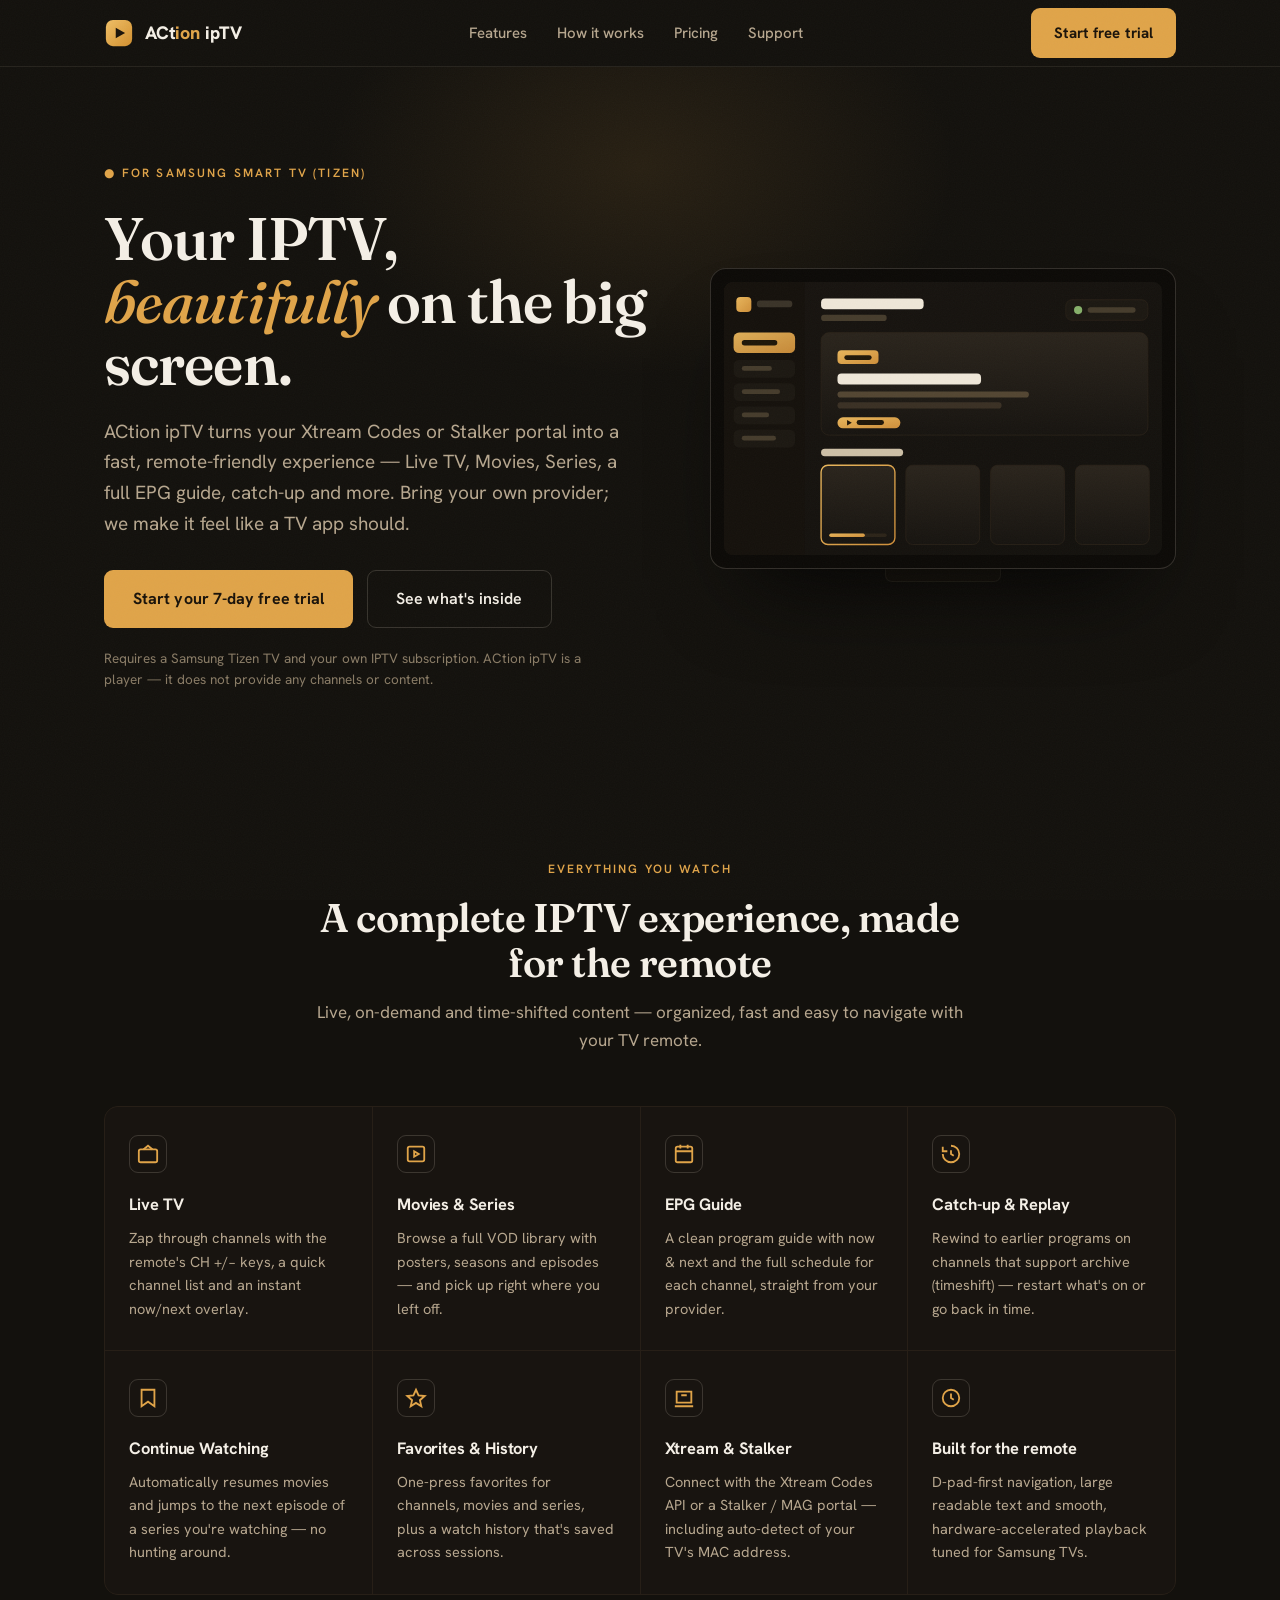
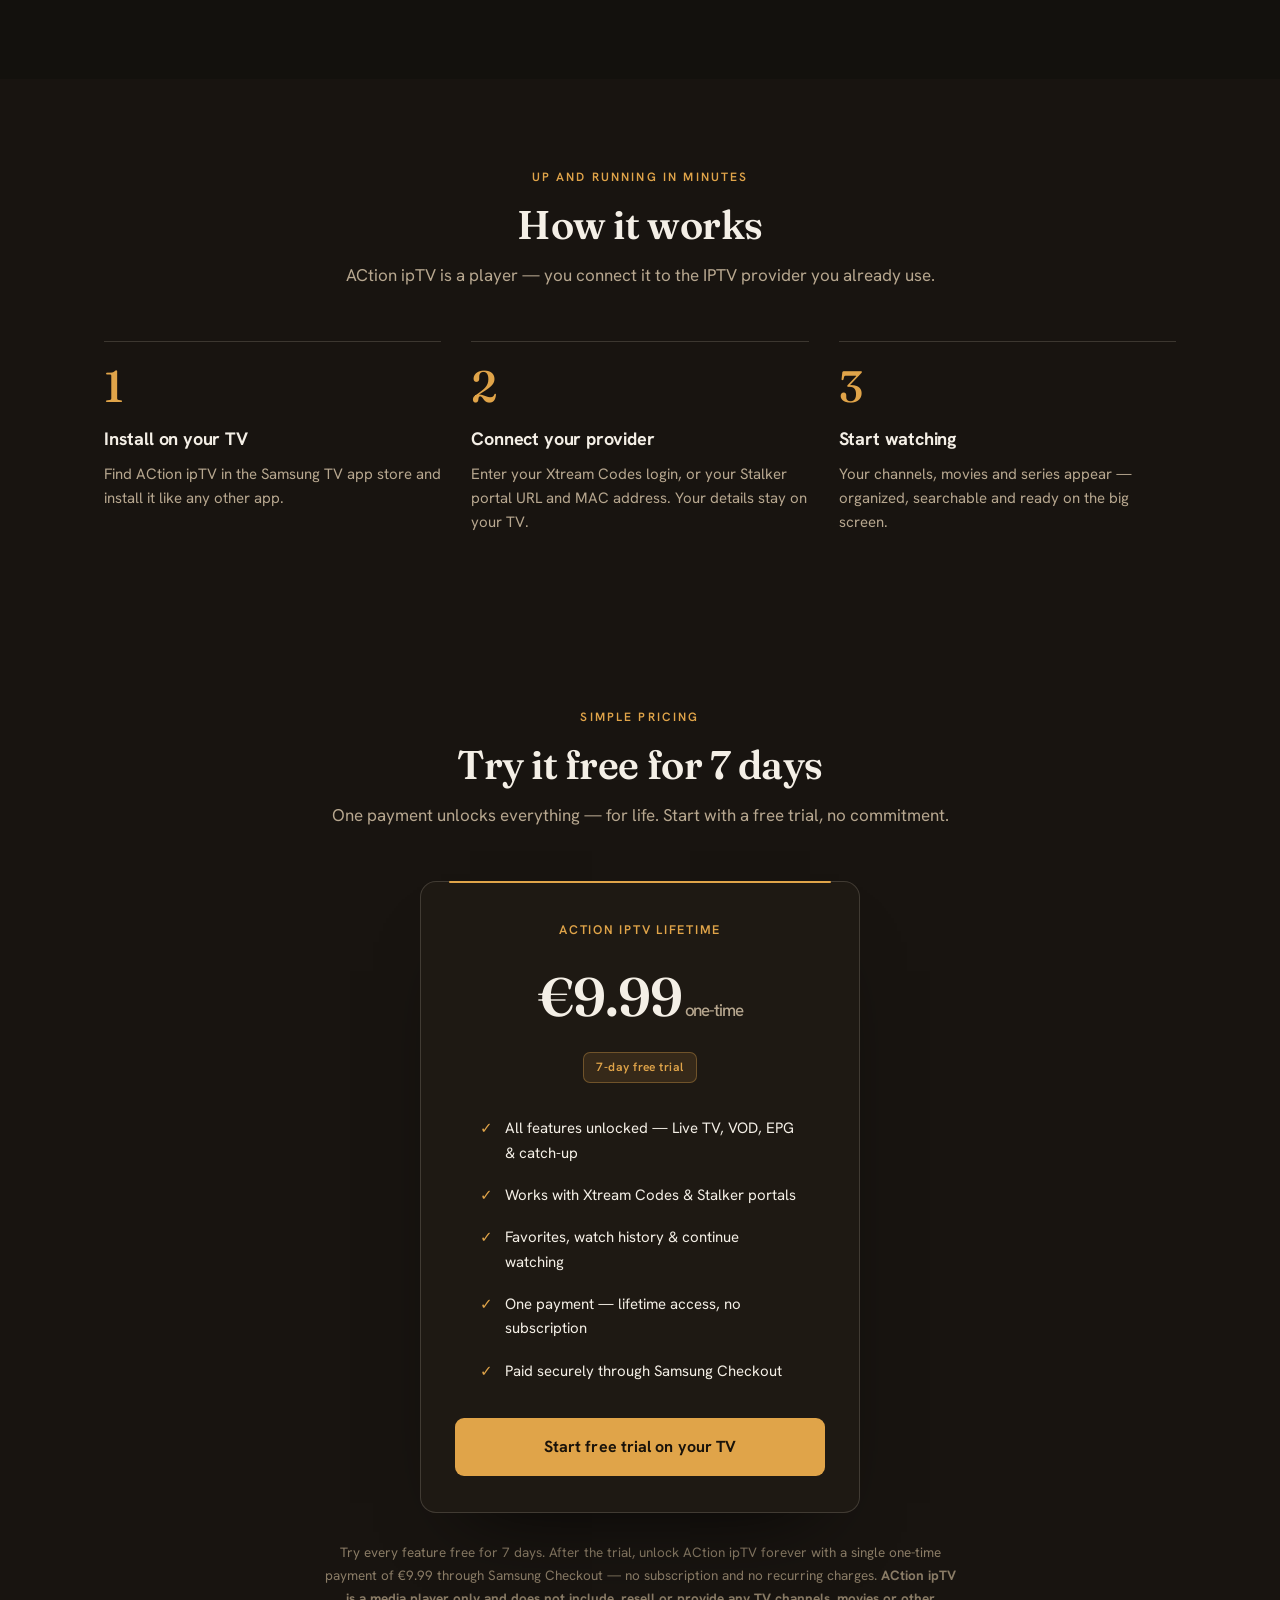
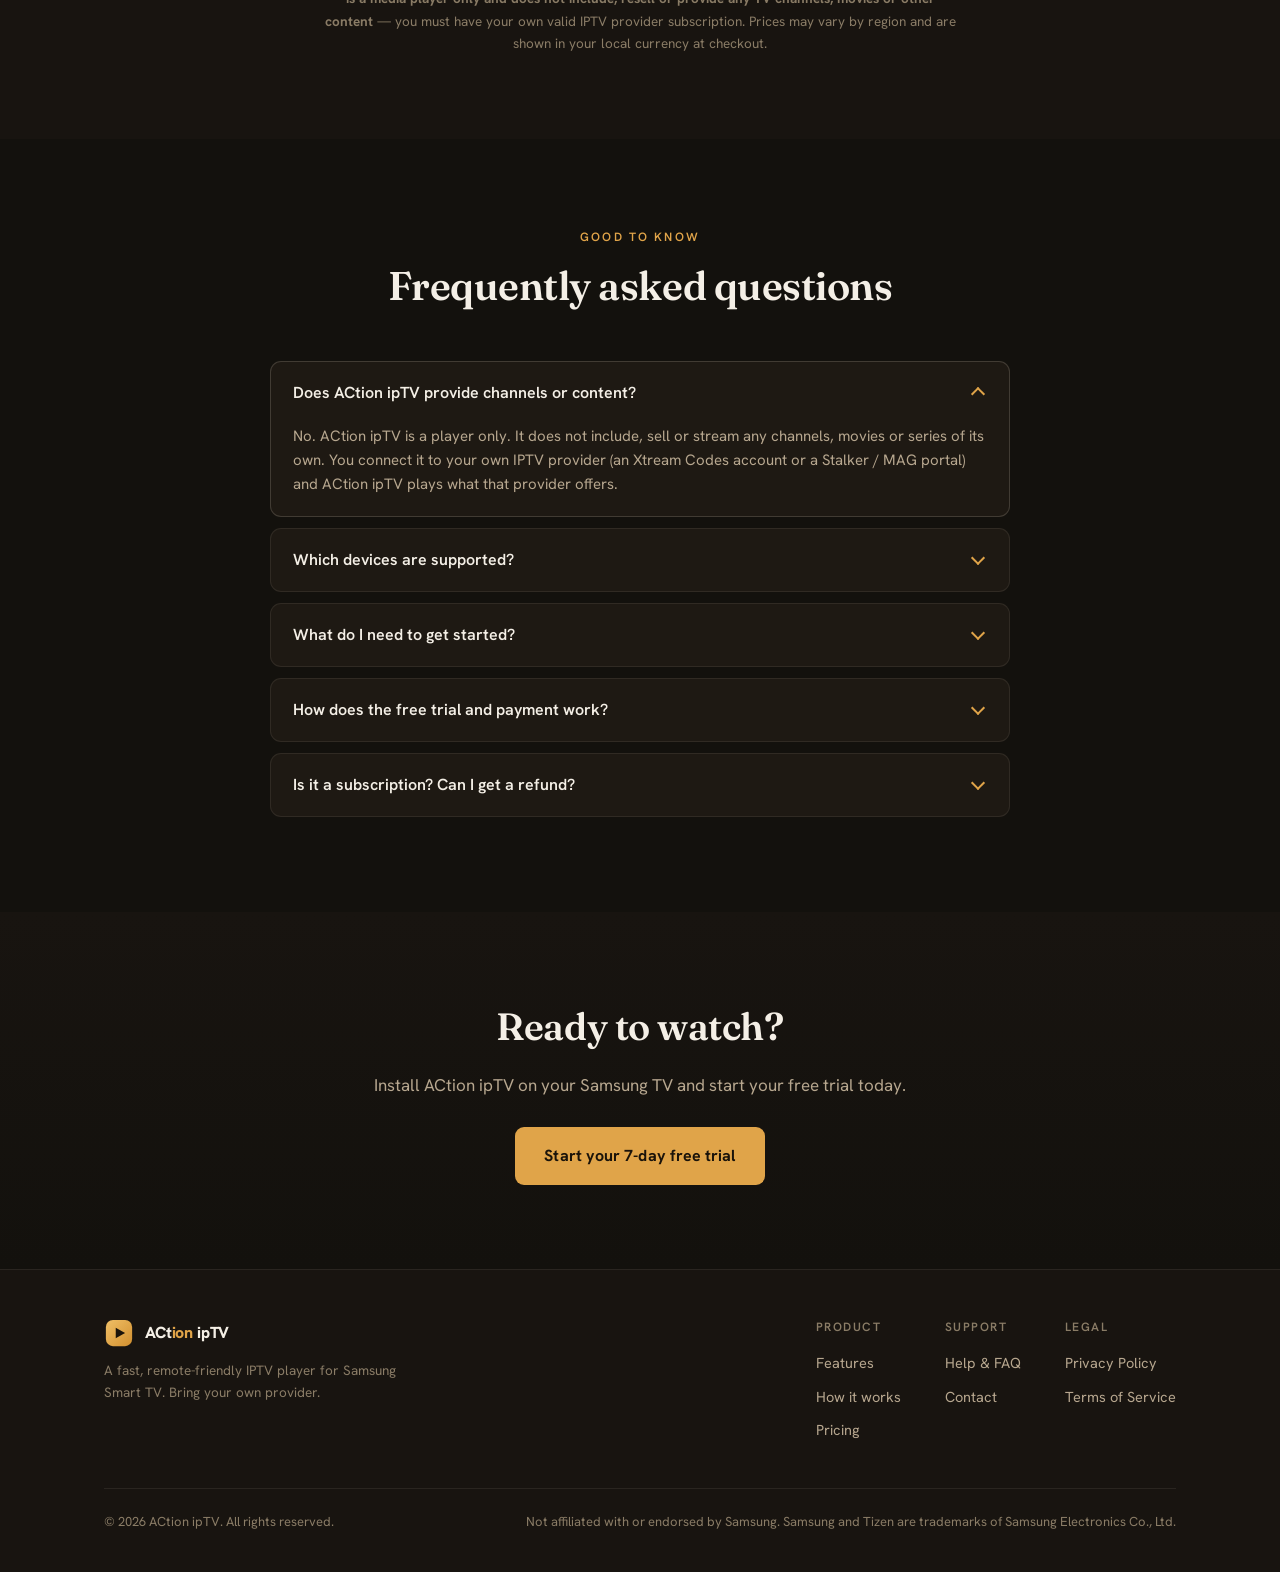
<file: index.html>
<!DOCTYPE html>
<html lang="en">
<head>
<meta charset="UTF-8">
<meta name="viewport" content="width=device-width, initial-scale=1.0">
<title>ACtion ipTV — IPTV player for Samsung Smart TV</title>
<meta name="description" content="ACtion ipTV turns your Xtream Codes or Stalker portal into a fast, remote-friendly experience on Samsung Tizen TV — Live TV, Movies, Series, EPG, catch-up and more. 7-day free trial.">
<meta property="og:title" content="ACtion ipTV — IPTV player for Samsung Smart TV">
<meta property="og:description" content="Live TV, Movies, Series, EPG and catch-up for your own IPTV provider. Built for the Samsung TV remote. 7-day free trial.">
<meta property="og:type" content="website">
<link rel="icon" type="image/svg+xml" href="favicon.svg">
<link rel="preconnect" href="https://fonts.googleapis.com">
<link rel="preconnect" href="https://fonts.gstatic.com" crossorigin>
<link rel="stylesheet" href="https://fonts.googleapis.com/css2?family=Fraunces:ital,opsz,wght@0,9..144,400;0,9..144,500;0,9..144,600;0,9..144,700;1,9..144,500;1,9..144,600&family=Hanken+Grotesk:wght@400;500;600;700;800&display=swap">
<link rel="stylesheet" href="styles.css">
</head>
<body>

<!-- ===================== NAV ===================== -->
<header class="nav">
  <div class="container nav-inner">
    <a class="brand" href="index.html">
      <img class="logo" src="favicon.svg" alt="">
      <span>ACt<b>ion</b> ipTV</span>
    </a>
    <nav class="nav-links">
      <a href="#features">Features</a>
      <a href="#how">How it works</a>
      <a href="#pricing">Pricing</a>
      <a href="support.html">Support</a>
    </nav>
    <a class="btn btn-primary nav-cta" href="#pricing">Start free trial</a>
  </div>
</header>

<!-- ===================== HERO ===================== -->
<section class="hero">
  <div class="container hero-grid">
    <div class="hero-copy">
      <span class="eyebrow">● For Samsung Smart TV (Tizen)</span>
      <h1>Your IPTV, <span class="grad">beautifully</span> on the big screen.</h1>
      <p class="lede">
        ACtion ipTV turns your Xtream Codes or Stalker portal into a fast,
        remote-friendly experience — Live TV, Movies, Series, a full EPG guide,
        catch-up and more. Bring your own provider; we make it feel like a TV app
        should.
      </p>
      <div class="hero-actions">
        <a class="btn btn-primary btn-lg" href="#pricing">Start your 7-day free trial</a>
        <a class="btn btn-ghost btn-lg" href="#features">See what's inside</a>
      </div>
      <p class="hero-note">Requires a Samsung Tizen TV and your own IPTV subscription. ACtion ipTV is a player — it does not provide any channels or content.</p>
    </div>

    <div class="tv-wrap">
      <div class="tv">
        <!-- Stylised in-app mockup (pure SVG, no external assets) -->
        <svg class="tv-screen" viewBox="0 0 640 400" xmlns="http://www.w3.org/2000/svg" role="img" aria-label="ACtion ipTV interface preview">
          <defs>
            <linearGradient id="bgg" x1="0" y1="0" x2="1" y2="1">
              <stop offset="0" stop-color="#181410"/>
              <stop offset="1" stop-color="#13110d"/>
            </linearGradient>
            <linearGradient id="acc" x1="0" y1="0" x2="1" y2="1">
              <stop offset="0" stop-color="#e8b65c"/>
              <stop offset="1" stop-color="#cf8f3a"/>
            </linearGradient>
            <linearGradient id="poster" x1="0" y1="0" x2="0" y2="1">
              <stop offset="0" stop-color="#2a241c"/>
              <stop offset="1" stop-color="#171410"/>
            </linearGradient>
          </defs>

          <rect width="640" height="400" fill="url(#bgg)"/>

          <!-- Sidebar -->
          <rect x="0" y="0" width="118" height="400" fill="#15110c"/>
          <rect x="18" y="22" width="22" height="22" rx="6" fill="url(#acc)"/>
          <rect x="48" y="27" width="52" height="10" rx="5" fill="#3a3328"/>
          <rect x="14" y="74" width="90" height="30" rx="8" fill="url(#acc)" opacity="0.95"/>
          <rect x="26" y="85" width="52" height="8" rx="4" fill="#1f1709"/>
          <rect x="14" y="114" width="90" height="26" rx="8" fill="#1c1812"/>
          <rect x="26" y="123" width="44" height="7" rx="3.5" fill="#463c2c"/>
          <rect x="14" y="148" width="90" height="26" rx="8" fill="#1c1812"/>
          <rect x="26" y="157" width="56" height="7" rx="3.5" fill="#463c2c"/>
          <rect x="14" y="182" width="90" height="26" rx="8" fill="#1c1812"/>
          <rect x="26" y="191" width="40" height="7" rx="3.5" fill="#463c2c"/>
          <rect x="14" y="216" width="90" height="26" rx="8" fill="#1c1812"/>
          <rect x="26" y="225" width="50" height="7" rx="3.5" fill="#463c2c"/>

          <!-- Header -->
          <rect x="142" y="24" width="150" height="16" rx="6" fill="#efe7d8"/>
          <rect x="142" y="48" width="96" height="9" rx="4.5" fill="#463c2c"/>
          <rect x="500" y="26" width="120" height="30" rx="9" fill="#1c1812" stroke="#2c2419"/>
          <circle cx="518" cy="41" r="6" fill="#86b06a"/>
          <rect x="532" y="37" width="70" height="8" rx="4" fill="#463c2c"/>

          <!-- Now-playing / featured banner -->
          <rect x="142" y="74" width="478" height="150" rx="12" fill="url(#poster)" stroke="#2c2419"/>
          <rect x="166" y="100" width="60" height="20" rx="6" fill="url(#acc)"/>
          <rect x="176" y="107" width="40" height="7" rx="3.5" fill="#201709"/>
          <rect x="166" y="134" width="210" height="16" rx="6" fill="#efe7d8"/>
          <rect x="166" y="160" width="280" height="9" rx="4.5" fill="#534632"/>
          <rect x="166" y="176" width="240" height="9" rx="4.5" fill="#3a3024"/>
          <rect x="166" y="198" width="92" height="16" rx="8" fill="url(#acc)"/>
          <polygon points="180,202 180,210 187,206" fill="#201709"/>
          <rect x="194" y="202" width="40" height="7" rx="3.5" fill="#201709"/>

          <!-- Row label -->
          <rect x="142" y="244" width="120" height="11" rx="5.5" fill="#cdbfa6"/>

          <!-- Poster row -->
          <g>
            <rect x="142" y="268" width="108" height="116" rx="10" fill="url(#poster)" stroke="url(#acc)" stroke-width="2"/>
            <rect x="266" y="268" width="108" height="116" rx="10" fill="url(#poster)" stroke="#2c2419"/>
            <rect x="390" y="268" width="108" height="116" rx="10" fill="url(#poster)" stroke="#2c2419"/>
            <rect x="514" y="268" width="108" height="116" rx="10" fill="url(#poster)" stroke="#2c2419"/>
            <!-- progress bars -->
            <rect x="154" y="368" width="84" height="5" rx="2.5" fill="#2c241900"/>
            <rect x="154" y="368" width="84" height="5" rx="2.5" fill="#2c2419"/>
            <rect x="154" y="368" width="52" height="5" rx="2.5" fill="url(#acc)"/>
          </g>
        </svg>
      </div>
      <div class="tv-stand"></div>
    </div>
  </div>
</section>

<!-- ===================== FEATURES ===================== -->
<section class="section" id="features">
  <div class="container">
    <div class="section-head">
      <span class="kicker">Everything you watch</span>
      <h2>A complete IPTV experience, made for the remote</h2>
      <p>Live, on-demand and time-shifted content — organized, fast and easy to navigate with your TV remote.</p>
    </div>

    <div class="features">
      <div class="card">
        <div class="ic">
          <svg width="22" height="22" viewBox="0 0 24 24" fill="none" stroke="currentColor" stroke-width="2"><rect x="2" y="7" width="20" height="14" rx="2"/><path d="M7 7l5-4 5 4"/></svg>
        </div>
        <h3>Live TV</h3>
        <p>Zap through channels with the remote's CH +/− keys, a quick channel list and an instant now/next overlay.</p>
      </div>

      <div class="card">
        <div class="ic">
          <svg width="22" height="22" viewBox="0 0 24 24" fill="none" stroke="currentColor" stroke-width="2"><rect x="3" y="4" width="18" height="16" rx="2"/><path d="M10 9l5 3-5 3z"/></svg>
        </div>
        <h3>Movies &amp; Series</h3>
        <p>Browse a full VOD library with posters, seasons and episodes — and pick up right where you left off.</p>
      </div>

      <div class="card">
        <div class="ic">
          <svg width="22" height="22" viewBox="0 0 24 24" fill="none" stroke="currentColor" stroke-width="2"><rect x="3" y="4" width="18" height="17" rx="2"/><path d="M3 9h18M8 2v4M16 2v4"/></svg>
        </div>
        <h3>EPG Guide</h3>
        <p>A clean program guide with now &amp; next and the full schedule for each channel, straight from your provider.</p>
      </div>

      <div class="card">
        <div class="ic">
          <svg width="22" height="22" viewBox="0 0 24 24" fill="none" stroke="currentColor" stroke-width="2"><path d="M3 12a9 9 0 1 0 9-9"/><path d="M3 4v5h5"/><path d="M12 8v4l3 2"/></svg>
        </div>
        <h3>Catch-up &amp; Replay</h3>
        <p>Rewind to earlier programs on channels that support archive (timeshift) — restart what's on or go back in time.</p>
      </div>

      <div class="card">
        <div class="ic">
          <svg width="22" height="22" viewBox="0 0 24 24" fill="none" stroke="currentColor" stroke-width="2"><path d="M5 3v18l7-5 7 5V3z"/></svg>
        </div>
        <h3>Continue Watching</h3>
        <p>Automatically resumes movies and jumps to the next episode of a series you're watching — no hunting around.</p>
      </div>

      <div class="card">
        <div class="ic">
          <svg width="22" height="22" viewBox="0 0 24 24" fill="none" stroke="currentColor" stroke-width="2"><path d="M12 17.3 6.2 21l1.5-6.6L2.5 9.8l6.7-.6L12 3l2.8 6.2 6.7.6-5.2 4.6 1.5 6.6z"/></svg>
        </div>
        <h3>Favorites &amp; History</h3>
        <p>One-press favorites for channels, movies and series, plus a watch history that's saved across sessions.</p>
      </div>

      <div class="card">
        <div class="ic">
          <svg width="22" height="22" viewBox="0 0 24 24" fill="none" stroke="currentColor" stroke-width="2"><path d="M4 5h16v12H4z"/><path d="M2 21h20M9 9h6"/></svg>
        </div>
        <h3>Xtream &amp; Stalker</h3>
        <p>Connect with the Xtream Codes API or a Stalker / MAG portal — including auto-detect of your TV's MAC address.</p>
      </div>

      <div class="card">
        <div class="ic">
          <svg width="22" height="22" viewBox="0 0 24 24" fill="none" stroke="currentColor" stroke-width="2"><circle cx="12" cy="12" r="9"/><path d="M12 7v5l3 2"/></svg>
        </div>
        <h3>Built for the remote</h3>
        <p>D-pad-first navigation, large readable text and smooth, hardware-accelerated playback tuned for Samsung TVs.</p>
      </div>
    </div>
  </div>
</section>

<!-- ===================== HOW IT WORKS ===================== -->
<section class="section" id="how" style="background:var(--bg2)">
  <div class="container">
    <div class="section-head">
      <span class="kicker">Up and running in minutes</span>
      <h2>How it works</h2>
      <p>ACtion ipTV is a player — you connect it to the IPTV provider you already use.</p>
    </div>
    <div class="steps">
      <div class="step">
        <div class="num">1</div>
        <h3>Install on your TV</h3>
        <p>Find ACtion ipTV in the Samsung TV app store and install it like any other app.</p>
      </div>
      <div class="step">
        <div class="num">2</div>
        <h3>Connect your provider</h3>
        <p>Enter your Xtream Codes login, or your Stalker portal URL and MAC address. Your details stay on your TV.</p>
      </div>
      <div class="step">
        <div class="num">3</div>
        <h3>Start watching</h3>
        <p>Your channels, movies and series appear — organized, searchable and ready on the big screen.</p>
      </div>
    </div>
  </div>
</section>

<!-- ===================== PRICING ===================== -->
<section class="section pricing-band" id="pricing">
  <div class="container">
    <div class="section-head">
      <span class="kicker">Simple pricing</span>
      <h2>Try it free for 7 days</h2>
      <p>One payment unlocks everything — for life. Start with a free trial, no commitment.</p>
    </div>

    <div class="price-card">
      <div class="plan">ACtion ipTV Lifetime</div>
      <div class="amount">€9.99<span>&nbsp;one-time</span></div>
      <span class="trial">7-day free trial</span>
      <ul class="price-list">
        <li>All features unlocked — Live TV, VOD, EPG &amp; catch-up</li>
        <li>Works with Xtream Codes &amp; Stalker portals</li>
        <li>Favorites, watch history &amp; continue watching</li>
        <li>One payment — lifetime access, no subscription</li>
        <li>Paid securely through Samsung Checkout</li>
      </ul>
      <a class="btn btn-primary btn-lg" href="#" style="width:100%">Start free trial on your TV</a>
    </div>

    <p class="disclaimer">
      Try every feature free for 7 days. After the trial, unlock ACtion ipTV forever with a single one-time payment of
      €9.99 through Samsung Checkout — no subscription and no recurring charges. <strong>ACtion ipTV is a media player
      only and does not include, resell or provide any TV channels, movies or other content</strong> — you must have your
      own valid IPTV provider subscription. Prices may vary by region and are shown in your local currency at checkout.
    </p>
  </div>
</section>

<!-- ===================== FAQ ===================== -->
<section class="section" id="faq">
  <div class="container">
    <div class="section-head">
      <span class="kicker">Good to know</span>
      <h2>Frequently asked questions</h2>
    </div>
    <div class="faq">
      <details open>
        <summary>Does ACtion ipTV provide channels or content?</summary>
        <p>No. ACtion ipTV is a player only. It does not include, sell or stream any channels, movies or series of its own. You connect it to your own IPTV provider (an Xtream Codes account or a Stalker / MAG portal) and ACtion ipTV plays what that provider offers.</p>
      </details>
      <details>
        <summary>Which devices are supported?</summary>
        <p>Samsung Smart TVs running the Tizen operating system. ACtion ipTV is designed and optimized specifically for the Samsung TV remote and hardware video playback.</p>
      </details>
      <details>
        <summary>What do I need to get started?</summary>
        <p>A supported Samsung TV, an internet connection, and login details from your IPTV provider — either an Xtream Codes username/password and server URL, or a Stalker portal URL plus a MAC address.</p>
      </details>
      <details>
        <summary>How does the free trial and payment work?</summary>
        <p>You get a 7-day free trial in the app — no payment up front. When it ends, you unlock ACtion ipTV permanently with a single one-time payment of €9.99 through Samsung Checkout. There's no subscription and nothing renews.</p>
      </details>
      <details>
        <summary>Is it a subscription? Can I get a refund?</summary>
        <p>It's not a subscription — it's a one-time €9.99 purchase for lifetime access, so nothing auto-renews. Refunds are handled by Samsung Checkout under Samsung's policies.</p>
      </details>
    </div>
  </div>
</section>

<!-- ===================== CTA BAND ===================== -->
<section class="cta-band" style="background:linear-gradient(180deg,var(--bg2),var(--bg))">
  <div class="container">
    <h2>Ready to watch?</h2>
    <p>Install ACtion ipTV on your Samsung TV and start your free trial today.</p>
    <a class="btn btn-primary btn-lg" href="#pricing">Start your 7-day free trial</a>
  </div>
</section>

<!-- ===================== FOOTER ===================== -->
<footer class="footer">
  <div class="container">
    <div class="footer-inner">
      <div>
        <a class="brand" href="index.html">
          <img class="logo" src="favicon.svg" alt="">
          <span>ACt<b>ion</b> ipTV</span>
        </a>
        <p class="tag">A fast, remote-friendly IPTV player for Samsung Smart TV. Bring your own provider.</p>
      </div>
      <div class="footer-links">
        <div class="footer-col">
          <h4>Product</h4>
          <a href="#features">Features</a>
          <a href="#how">How it works</a>
          <a href="#pricing">Pricing</a>
        </div>
        <div class="footer-col">
          <h4>Support</h4>
          <a href="support.html">Help &amp; FAQ</a>
          <a href="support.html#contact">Contact</a>
        </div>
        <div class="footer-col">
          <h4>Legal</h4>
          <a href="privacy.html">Privacy Policy</a>
          <a href="terms.html">Terms of Service</a>
        </div>
      </div>
    </div>
    <div class="footer-bottom">
      <span>© 2026 ACtion ipTV. All rights reserved.</span>
      <span>Not affiliated with or endorsed by Samsung. Samsung and Tizen are trademarks of Samsung Electronics Co., Ltd.</span>
    </div>
  </div>
</footer>

</body>
</html>
</file>
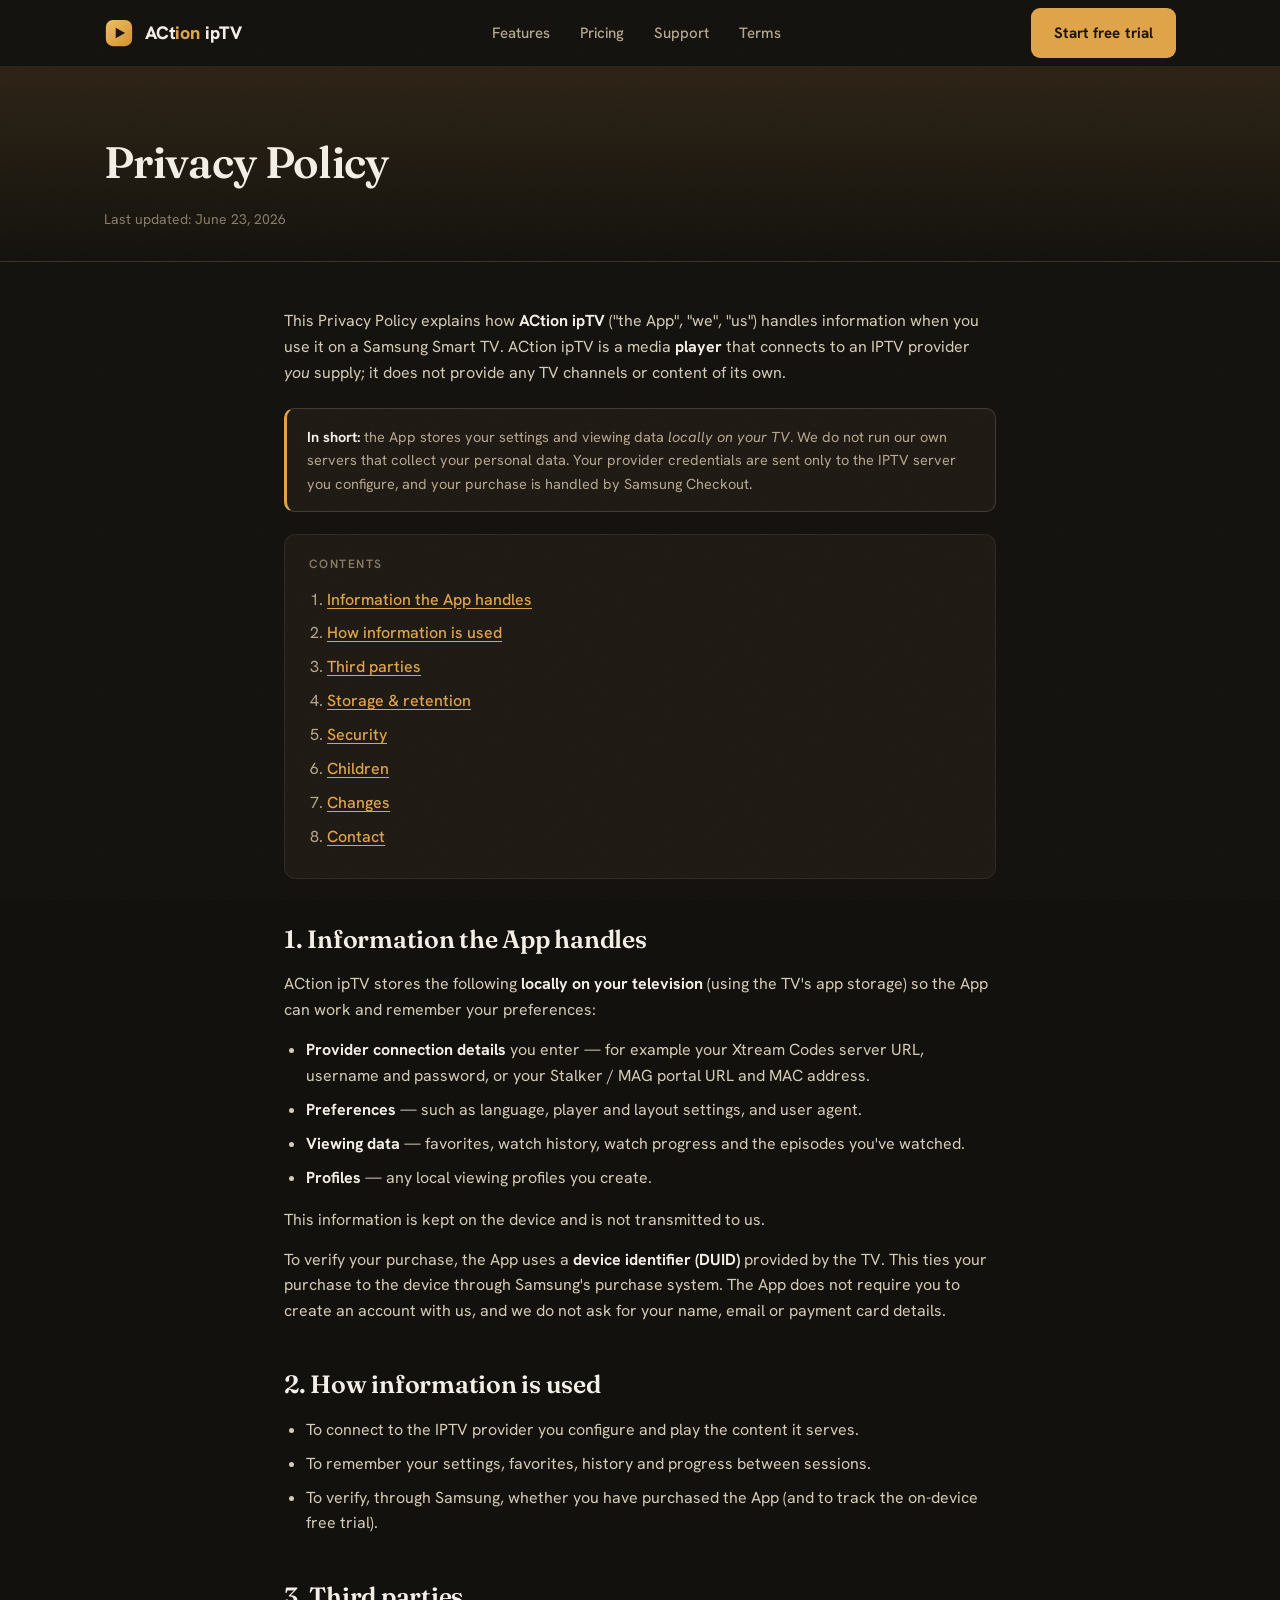
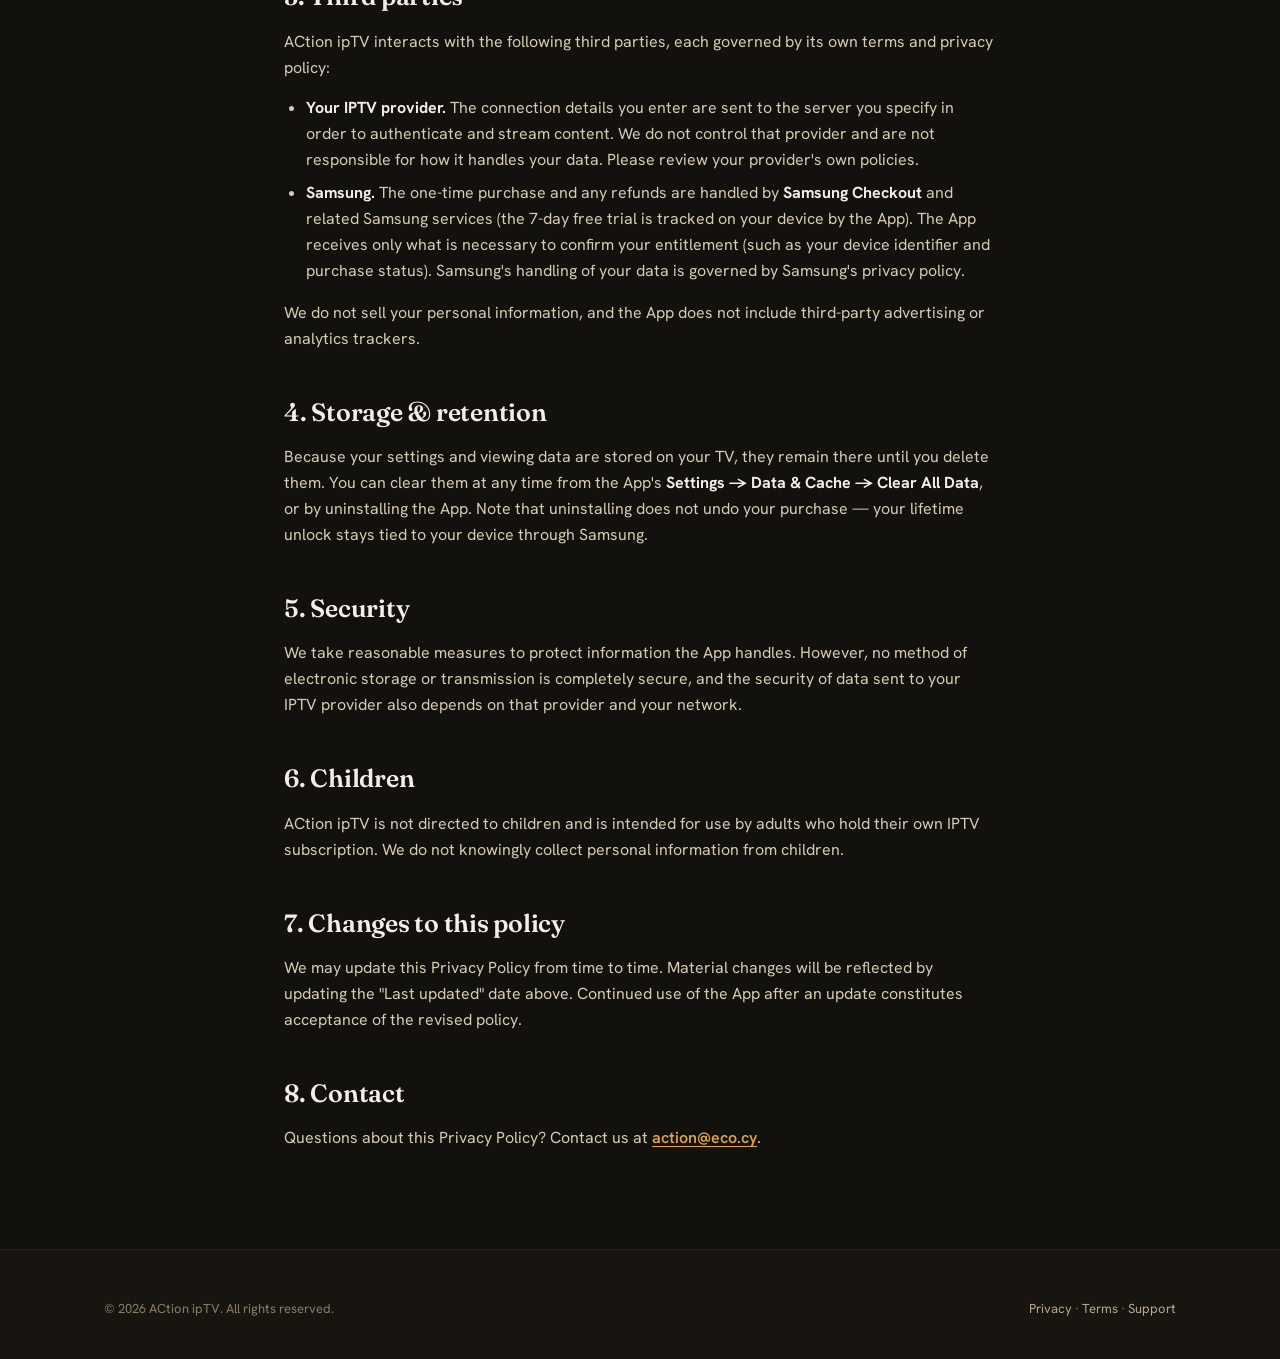
<file: privacy.html>
<!DOCTYPE html>
<!--
  PRIVACY POLICY — tailored to the ACtion ipTV app's actual behavior.
  Contact email is set below (action@eco.cy). Operator: Andreas Christodoulou.
  Have a legal professional review for your jurisdiction.
-->
<html lang="en">
<head>
<meta charset="UTF-8">
<meta name="viewport" content="width=device-width, initial-scale=1.0">
<title>Privacy Policy — ACtion ipTV</title>
<meta name="description" content="How ACtion ipTV handles your data on Samsung Smart TV.">
<link rel="icon" type="image/svg+xml" href="favicon.svg">
<link rel="preconnect" href="https://fonts.googleapis.com">
<link rel="preconnect" href="https://fonts.gstatic.com" crossorigin>
<link rel="stylesheet" href="https://fonts.googleapis.com/css2?family=Fraunces:ital,opsz,wght@0,9..144,400;0,9..144,500;0,9..144,600;0,9..144,700;1,9..144,500;1,9..144,600&family=Hanken+Grotesk:wght@400;500;600;700;800&display=swap">
<link rel="stylesheet" href="styles.css">
</head>
<body>

<header class="nav">
  <div class="container nav-inner">
    <a class="brand" href="index.html"><img class="logo" src="favicon.svg" alt=""><span>ACt<b>ion</b> ipTV</span></a>
    <nav class="nav-links">
      <a href="index.html#features">Features</a>
      <a href="index.html#pricing">Pricing</a>
      <a href="support.html">Support</a>
      <a href="terms.html">Terms</a>
    </nav>
    <a class="btn btn-primary nav-cta" href="index.html#pricing">Start free trial</a>
  </div>
</header>

<div class="page-head">
  <div class="container">
    <h1>Privacy Policy</h1>
    <div class="updated">Last updated: June 23, 2026</div>
  </div>
</div>

<main class="prose">
  <p>This Privacy Policy explains how <strong>ACtion ipTV</strong> ("the App", "we", "us") handles information when you use it on a Samsung Smart TV. ACtion ipTV is a media <strong>player</strong> that connects to an IPTV provider <em>you</em> supply; it does not provide any TV channels or content of its own.</p>

  <div class="callout">
    <strong>In short:</strong> the App stores your settings and viewing data <em>locally on your TV</em>. We do not run our own servers that collect your personal data. Your provider credentials are sent only to the IPTV server you configure, and your purchase is handled by Samsung Checkout.
  </div>

  <div class="toc">
    <h4>Contents</h4>
    <ol>
      <li><a href="#info">Information the App handles</a></li>
      <li><a href="#use">How information is used</a></li>
      <li><a href="#third">Third parties</a></li>
      <li><a href="#storage">Storage &amp; retention</a></li>
      <li><a href="#security">Security</a></li>
      <li><a href="#children">Children</a></li>
      <li><a href="#changes">Changes</a></li>
      <li><a href="#contact">Contact</a></li>
    </ol>
  </div>

  <h2 id="info">1. Information the App handles</h2>
  <p>ACtion ipTV stores the following <strong>locally on your television</strong> (using the TV's app storage) so the App can work and remember your preferences:</p>
  <ul>
    <li><strong>Provider connection details</strong> you enter — for example your Xtream Codes server URL, username and password, or your Stalker / MAG portal URL and MAC address.</li>
    <li><strong>Preferences</strong> — such as language, player and layout settings, and user agent.</li>
    <li><strong>Viewing data</strong> — favorites, watch history, watch progress and the episodes you've watched.</li>
    <li><strong>Profiles</strong> — any local viewing profiles you create.</li>
  </ul>
  <p>This information is kept on the device and is not transmitted to us.</p>
  <p>To verify your purchase, the App uses a <strong>device identifier (DUID)</strong> provided by the TV. This ties your purchase to the device through Samsung's purchase system. The App does not require you to create an account with us, and we do not ask for your name, email or payment card details.</p>

  <h2 id="use">2. How information is used</h2>
  <ul>
    <li>To connect to the IPTV provider you configure and play the content it serves.</li>
    <li>To remember your settings, favorites, history and progress between sessions.</li>
    <li>To verify, through Samsung, whether you have purchased the App (and to track the on-device free trial).</li>
  </ul>

  <h2 id="third">3. Third parties</h2>
  <p>ACtion ipTV interacts with the following third parties, each governed by its own terms and privacy policy:</p>
  <ul>
    <li><strong>Your IPTV provider.</strong> The connection details you enter are sent to the server you specify in order to authenticate and stream content. We do not control that provider and are not responsible for how it handles your data. Please review your provider's own policies.</li>
    <li><strong>Samsung.</strong> The one-time purchase and any refunds are handled by <strong>Samsung Checkout</strong> and related Samsung services (the 7-day free trial is tracked on your device by the App). The App receives only what is necessary to confirm your entitlement (such as your device identifier and purchase status). Samsung's handling of your data is governed by Samsung's privacy policy.</li>
  </ul>
  <p>We do not sell your personal information, and the App does not include third-party advertising or analytics trackers.</p>

  <h2 id="storage">4. Storage &amp; retention</h2>
  <p>Because your settings and viewing data are stored on your TV, they remain there until you delete them. You can clear them at any time from the App's <strong>Settings → Data &amp; Cache → Clear All Data</strong>, or by uninstalling the App. Note that uninstalling does not undo your purchase — your lifetime unlock stays tied to your device through Samsung.</p>

  <h2 id="security">5. Security</h2>
  <p>We take reasonable measures to protect information the App handles. However, no method of electronic storage or transmission is completely secure, and the security of data sent to your IPTV provider also depends on that provider and your network.</p>

  <h2 id="children">6. Children</h2>
  <p>ACtion ipTV is not directed to children and is intended for use by adults who hold their own IPTV subscription. We do not knowingly collect personal information from children.</p>

  <h2 id="changes">7. Changes to this policy</h2>
  <p>We may update this Privacy Policy from time to time. Material changes will be reflected by updating the "Last updated" date above. Continued use of the App after an update constitutes acceptance of the revised policy.</p>

  <h2 id="contact">8. Contact</h2>
  <p>Questions about this Privacy Policy? Contact us at <a href="mailto:action@eco.cy">action@eco.cy</a>.</p>
</main>

<footer class="footer">
  <div class="container">
    <div class="footer-bottom" style="border:none;margin:0;padding:0">
      <span>© 2026 ACtion ipTV. All rights reserved.</span>
      <span><a href="privacy.html">Privacy</a> · <a href="terms.html">Terms</a> · <a href="support.html">Support</a></span>
    </div>
  </div>
</footer>

</body>
</html>
</file>
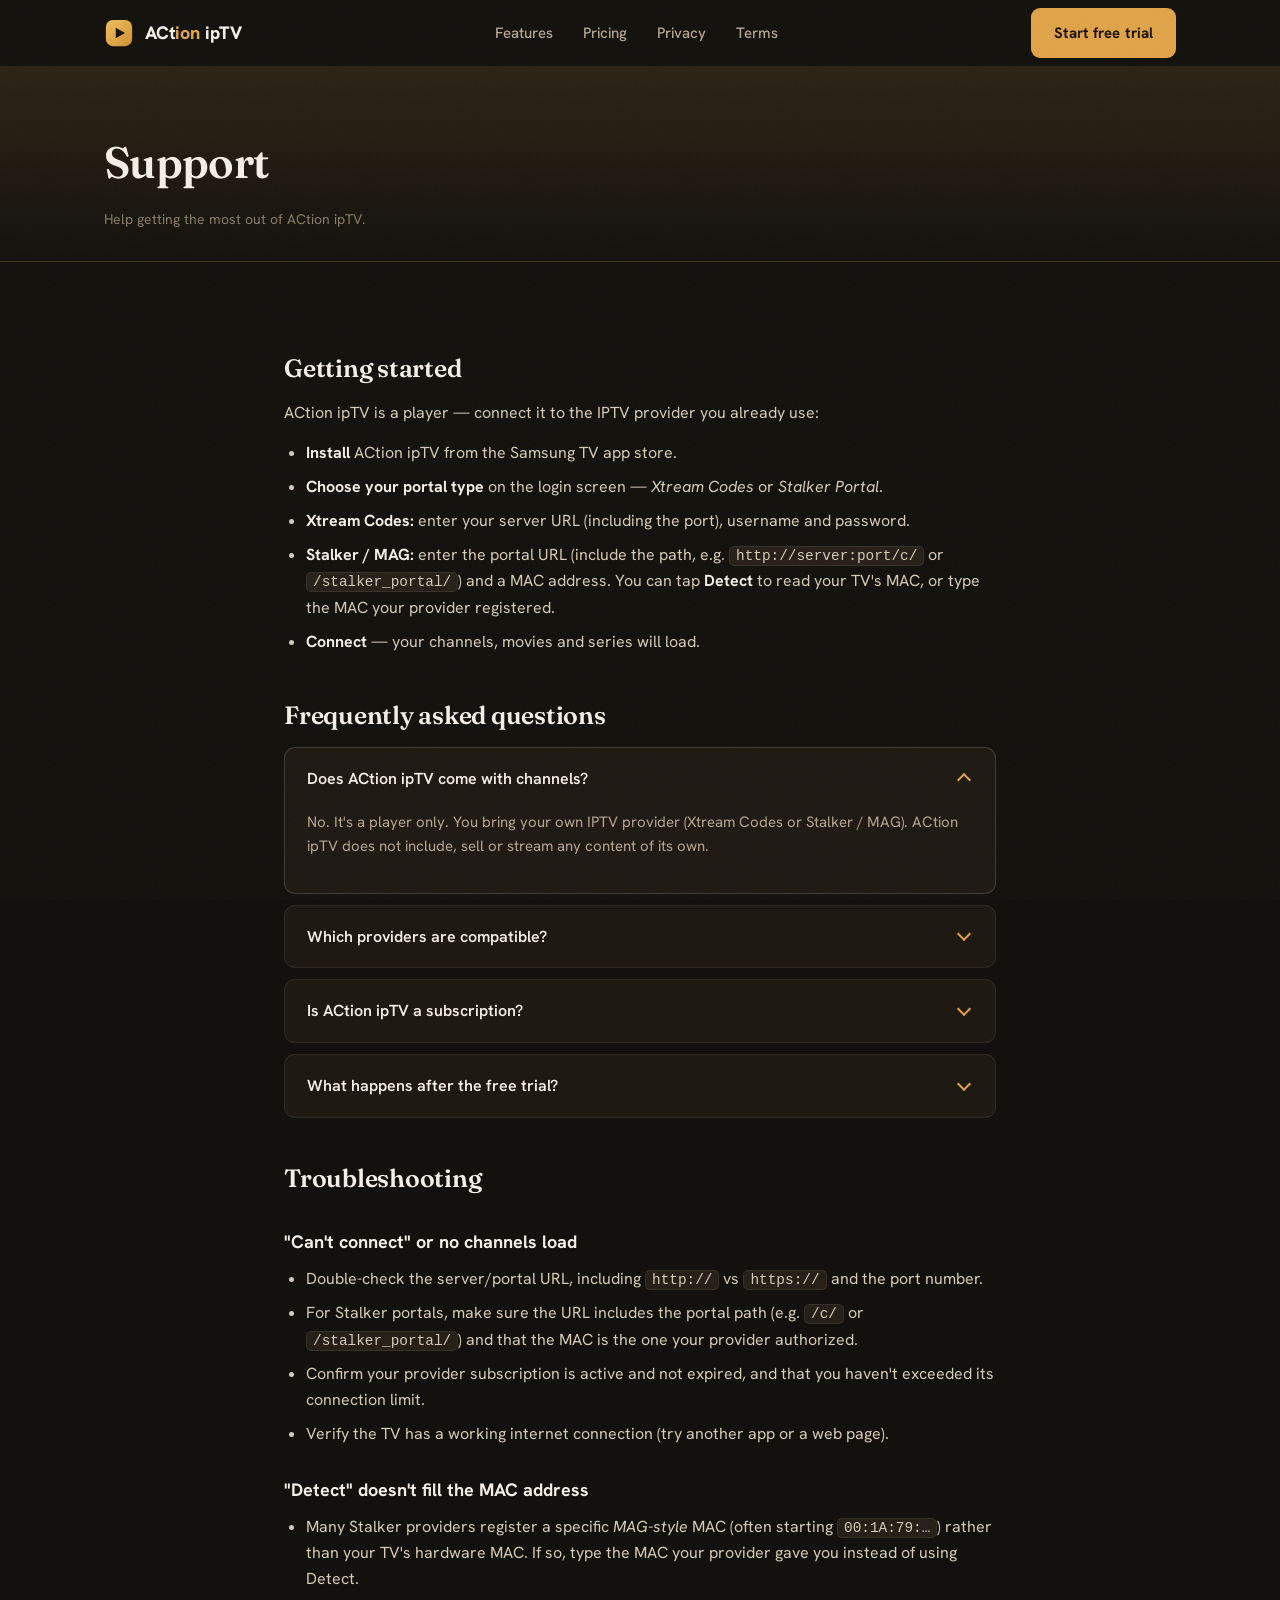
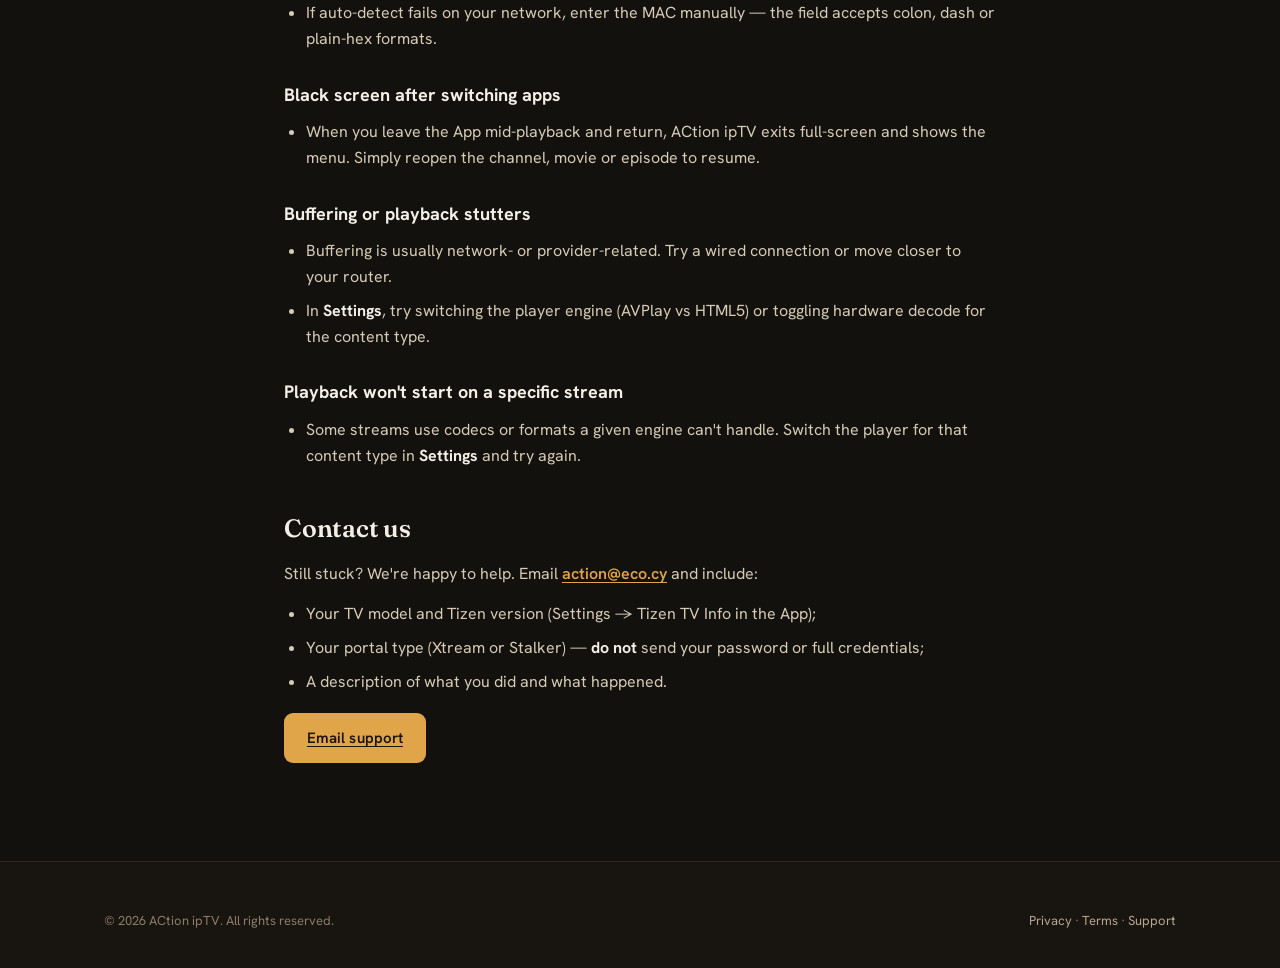
<file: support.html>
<!DOCTYPE html>
<!--
  SUPPORT page. Contact email: action@eco.cy.
-->
<html lang="en">
<head>
<meta charset="UTF-8">
<meta name="viewport" content="width=device-width, initial-scale=1.0">
<title>Support — ACtion ipTV</title>
<meta name="description" content="Help, FAQ and troubleshooting for ACtion ipTV on Samsung Smart TV.">
<link rel="icon" type="image/svg+xml" href="favicon.svg">
<link rel="preconnect" href="https://fonts.googleapis.com">
<link rel="preconnect" href="https://fonts.gstatic.com" crossorigin>
<link rel="stylesheet" href="https://fonts.googleapis.com/css2?family=Fraunces:ital,opsz,wght@0,9..144,400;0,9..144,500;0,9..144,600;0,9..144,700;1,9..144,500;1,9..144,600&family=Hanken+Grotesk:wght@400;500;600;700;800&display=swap">
<link rel="stylesheet" href="styles.css">
</head>
<body>

<header class="nav">
  <div class="container nav-inner">
    <a class="brand" href="index.html"><img class="logo" src="favicon.svg" alt=""><span>ACt<b>ion</b> ipTV</span></a>
    <nav class="nav-links">
      <a href="index.html#features">Features</a>
      <a href="index.html#pricing">Pricing</a>
      <a href="privacy.html">Privacy</a>
      <a href="terms.html">Terms</a>
    </nav>
    <a class="btn btn-primary nav-cta" href="index.html#pricing">Start free trial</a>
  </div>
</header>

<div class="page-head">
  <div class="container">
    <h1>Support</h1>
    <div class="updated">Help getting the most out of ACtion ipTV.</div>
  </div>
</div>

<main class="prose">

  <h2 id="start">Getting started</h2>
  <p>ACtion ipTV is a player — connect it to the IPTV provider you already use:</p>
  <ul>
    <li><strong>Install</strong> ACtion ipTV from the Samsung TV app store.</li>
    <li><strong>Choose your portal type</strong> on the login screen — <em>Xtream Codes</em> or <em>Stalker Portal</em>.</li>
    <li><strong>Xtream Codes:</strong> enter your server URL (including the port), username and password.</li>
    <li><strong>Stalker / MAG:</strong> enter the portal URL (include the path, e.g. <code>http://server:port/c/</code> or <code>/stalker_portal/</code>) and a MAC address. You can tap <strong>Detect</strong> to read your TV's MAC, or type the MAC your provider registered.</li>
    <li><strong>Connect</strong> — your channels, movies and series will load.</li>
  </ul>

  <h2 id="faq">Frequently asked questions</h2>
  <div class="faq">
    <details open>
      <summary>Does ACtion ipTV come with channels?</summary>
      <p>No. It's a player only. You bring your own IPTV provider (Xtream Codes or Stalker / MAG). ACtion ipTV does not include, sell or stream any content of its own.</p>
    </details>
    <details>
      <summary>Which providers are compatible?</summary>
      <p>Any provider that offers the Xtream Codes API, or a Stalker / MAG portal. If your provider supports either, ACtion ipTV should be able to connect.</p>
    </details>
    <details>
      <summary>Is ACtion ipTV a subscription?</summary>
      <p>No — it's a one-time purchase. After a 7-day free trial you unlock ACtion ipTV permanently with a single €9.99 payment through Samsung Checkout. Nothing renews and there's nothing to cancel.</p>
    </details>
    <details>
      <summary>What happens after the free trial?</summary>
      <p>New users get a 7-day free trial with every feature unlocked. When it ends, unlock lifetime access with a one-time €9.99 payment (local pricing may vary). Buy it anytime from the paywall or Settings → "Unlock Lifetime".</p>
    </details>
  </div>

  <h2 id="trouble">Troubleshooting</h2>

  <h3>"Can't connect" or no channels load</h3>
  <ul>
    <li>Double-check the server/portal URL, including <code>http://</code> vs <code>https://</code> and the port number.</li>
    <li>For Stalker portals, make sure the URL includes the portal path (e.g. <code>/c/</code> or <code>/stalker_portal/</code>) and that the MAC is the one your provider authorized.</li>
    <li>Confirm your provider subscription is active and not expired, and that you haven't exceeded its connection limit.</li>
    <li>Verify the TV has a working internet connection (try another app or a web page).</li>
  </ul>

  <h3>"Detect" doesn't fill the MAC address</h3>
  <ul>
    <li>Many Stalker providers register a specific <em>MAG-style</em> MAC (often starting <code>00:1A:79:…</code>) rather than your TV's hardware MAC. If so, type the MAC your provider gave you instead of using Detect.</li>
    <li>If auto-detect fails on your network, enter the MAC manually — the field accepts colon, dash or plain-hex formats.</li>
  </ul>

  <h3>Black screen after switching apps</h3>
  <ul>
    <li>When you leave the App mid-playback and return, ACtion ipTV exits full-screen and shows the menu. Simply reopen the channel, movie or episode to resume.</li>
  </ul>

  <h3>Buffering or playback stutters</h3>
  <ul>
    <li>Buffering is usually network- or provider-related. Try a wired connection or move closer to your router.</li>
    <li>In <strong>Settings</strong>, try switching the player engine (AVPlay vs HTML5) or toggling hardware decode for the content type.</li>
  </ul>

  <h3>Playback won't start on a specific stream</h3>
  <ul>
    <li>Some streams use codecs or formats a given engine can't handle. Switch the player for that content type in <strong>Settings</strong> and try again.</li>
  </ul>

  <h2 id="contact">Contact us</h2>
  <p>Still stuck? We're happy to help. Email <a href="mailto:action@eco.cy">action@eco.cy</a> and include:</p>
  <ul>
    <li>Your TV model and Tizen version (Settings → Tizen TV Info in the App);</li>
    <li>Your portal type (Xtream or Stalker) — <strong>do not</strong> send your password or full credentials;</li>
    <li>A description of what you did and what happened.</li>
  </ul>
  <p style="margin-top:18px"><a class="btn btn-primary" href="mailto:action@eco.cy">Email support</a></p>

</main>

<footer class="footer">
  <div class="container">
    <div class="footer-bottom" style="border:none;margin:0;padding:0">
      <span>© 2026 ACtion ipTV. All rights reserved.</span>
      <span><a href="privacy.html">Privacy</a> · <a href="terms.html">Terms</a> · <a href="support.html">Support</a></span>
    </div>
  </div>
</footer>

</body>
</html>
</file>
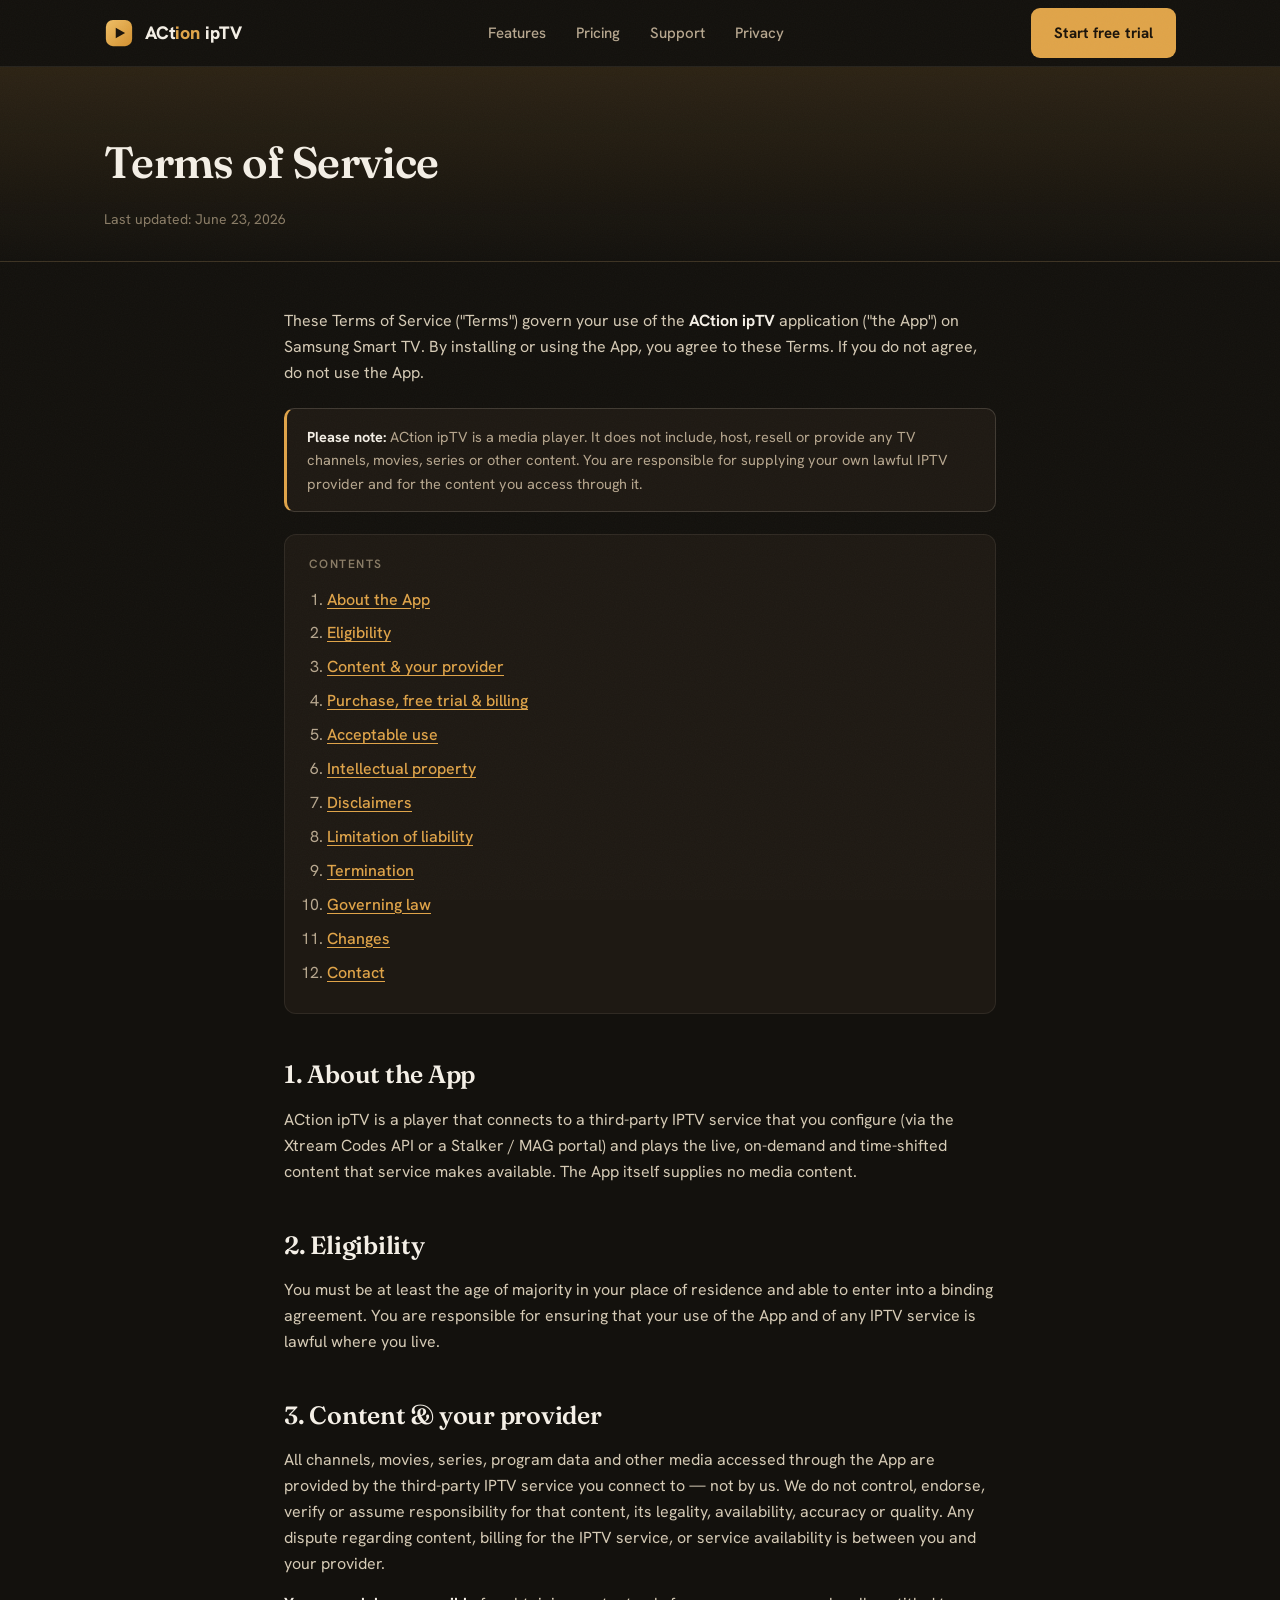
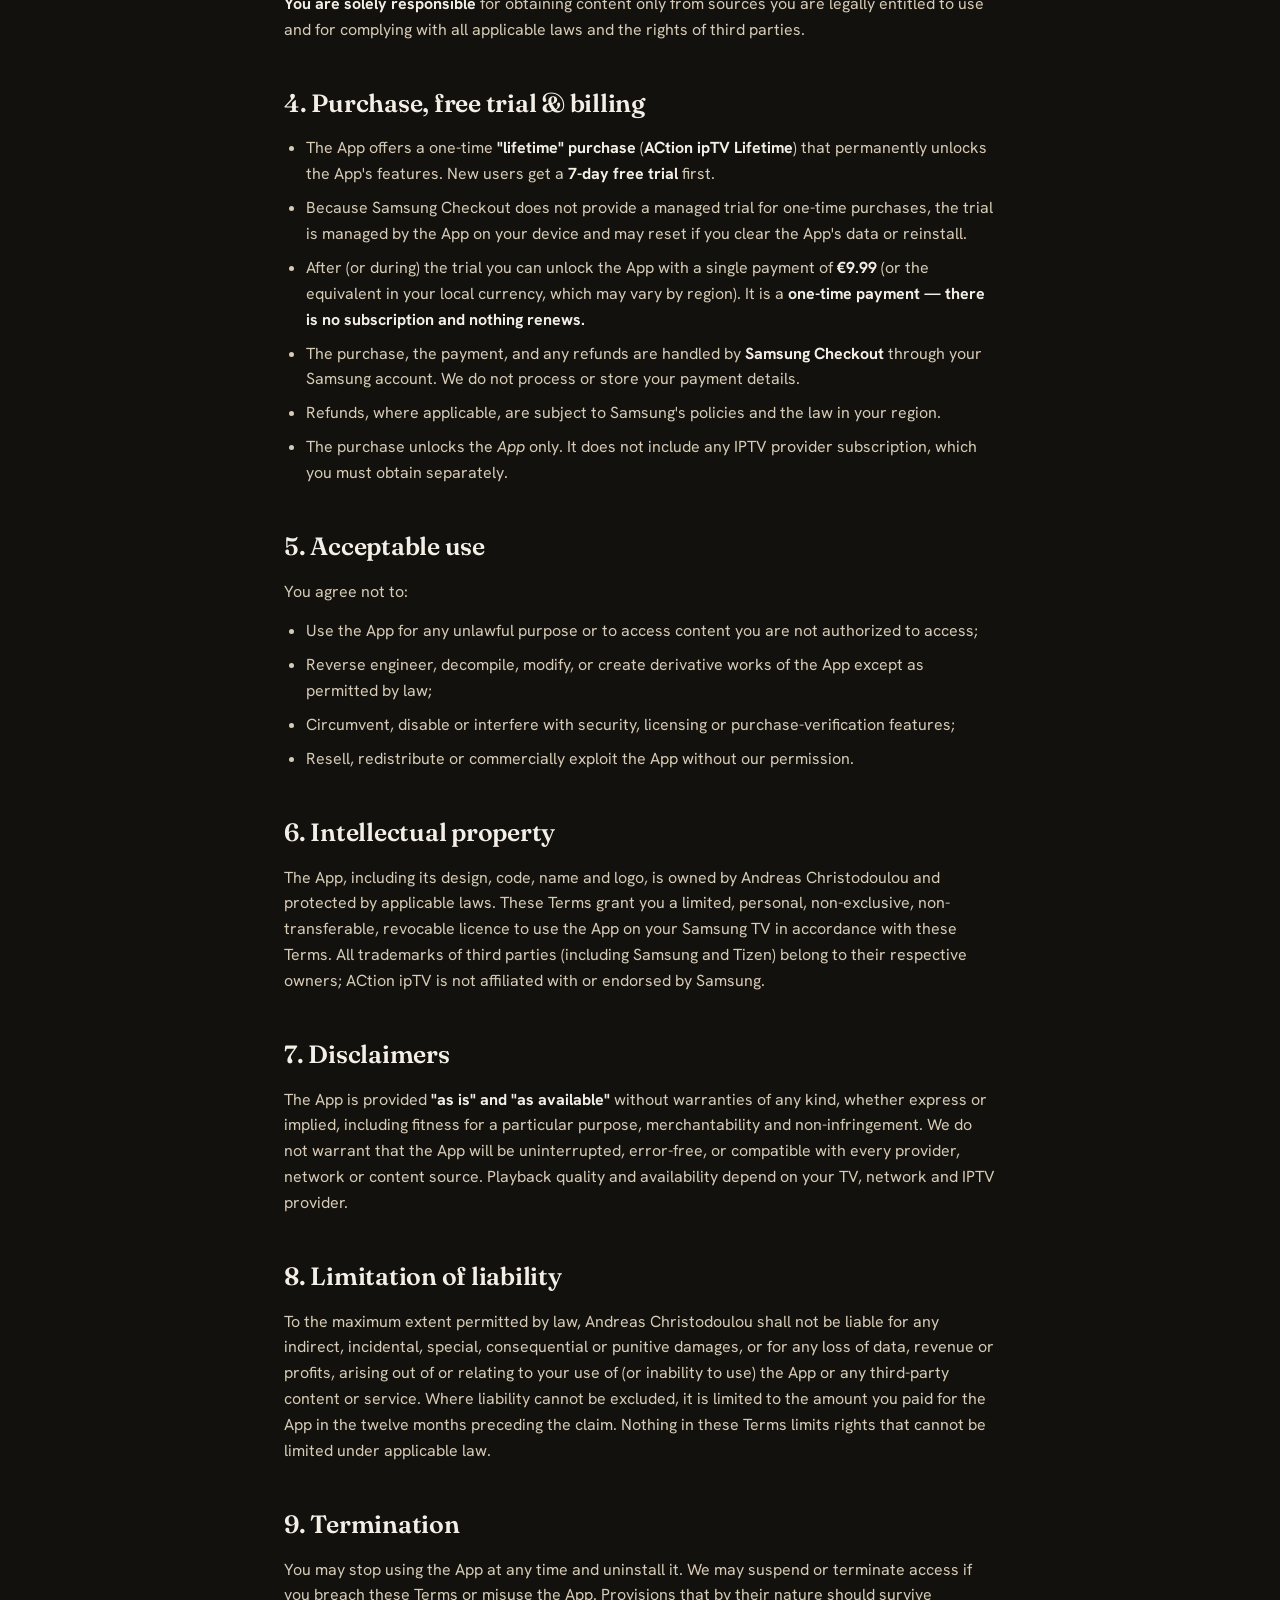
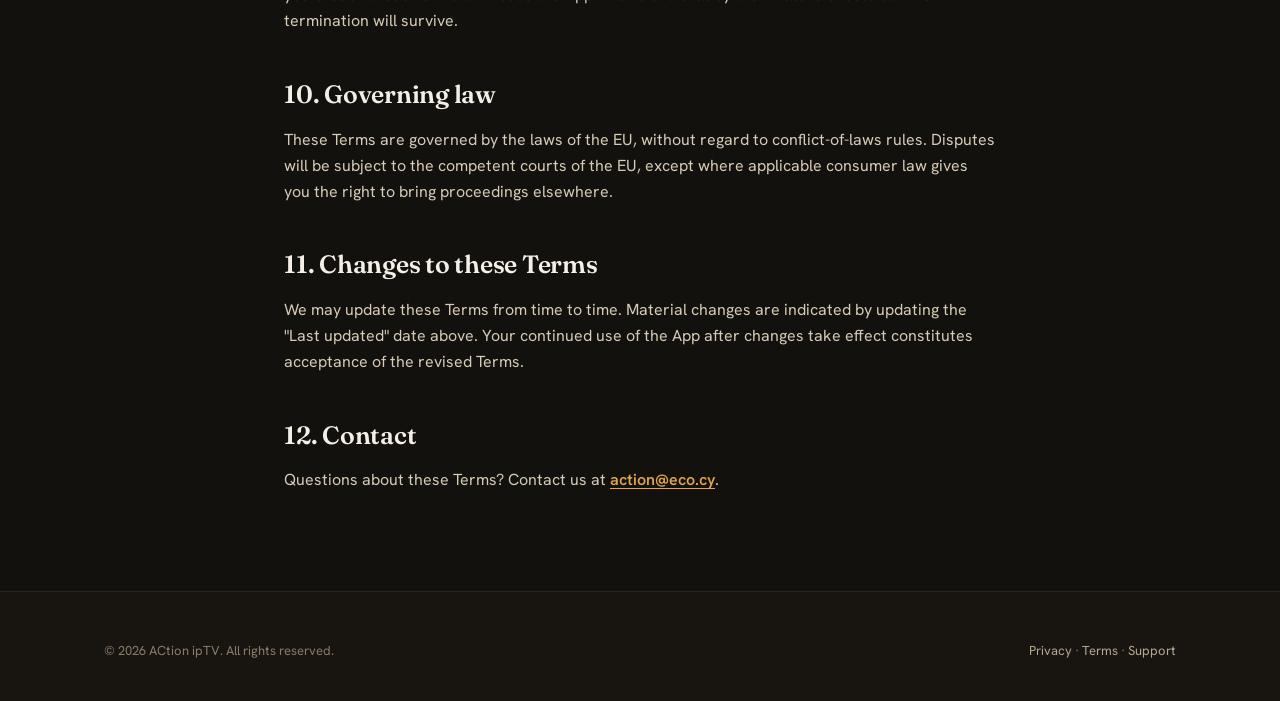
<file: terms.html>
<!DOCTYPE html>
<!--
  TERMS OF SERVICE — tailored to ACtion ipTV (player app, BYO provider, one-time
  €9.99 "lifetime" purchase with an app-managed 7-day trial via Samsung Checkout).
  Contact / entity / governing law are set below (action@eco.cy / Andreas
  Christodoulou / the EU). Have a legal professional review for your jurisdiction.
-->
<html lang="en">
<head>
<meta charset="UTF-8">
<meta name="viewport" content="width=device-width, initial-scale=1.0">
<title>Terms of Service — ACtion ipTV</title>
<meta name="description" content="The terms that govern your use of the ACtion ipTV app on Samsung Smart TV.">
<link rel="icon" type="image/svg+xml" href="favicon.svg">
<link rel="preconnect" href="https://fonts.googleapis.com">
<link rel="preconnect" href="https://fonts.gstatic.com" crossorigin>
<link rel="stylesheet" href="https://fonts.googleapis.com/css2?family=Fraunces:ital,opsz,wght@0,9..144,400;0,9..144,500;0,9..144,600;0,9..144,700;1,9..144,500;1,9..144,600&family=Hanken+Grotesk:wght@400;500;600;700;800&display=swap">
<link rel="stylesheet" href="styles.css">
</head>
<body>

<header class="nav">
  <div class="container nav-inner">
    <a class="brand" href="index.html"><img class="logo" src="favicon.svg" alt=""><span>ACt<b>ion</b> ipTV</span></a>
    <nav class="nav-links">
      <a href="index.html#features">Features</a>
      <a href="index.html#pricing">Pricing</a>
      <a href="support.html">Support</a>
      <a href="privacy.html">Privacy</a>
    </nav>
    <a class="btn btn-primary nav-cta" href="index.html#pricing">Start free trial</a>
  </div>
</header>

<div class="page-head">
  <div class="container">
    <h1>Terms of Service</h1>
    <div class="updated">Last updated: June 23, 2026</div>
  </div>
</div>

<main class="prose">
  <p>These Terms of Service ("Terms") govern your use of the <strong>ACtion ipTV</strong> application ("the App") on Samsung Smart TV. By installing or using the App, you agree to these Terms. If you do not agree, do not use the App.</p>

  <div class="callout">
    <strong>Please note:</strong> ACtion ipTV is a media player. It does not include, host, resell or provide any TV channels, movies, series or other content. You are responsible for supplying your own lawful IPTV provider and for the content you access through it.
  </div>

  <div class="toc">
    <h4>Contents</h4>
    <ol>
      <li><a href="#about">About the App</a></li>
      <li><a href="#eligibility">Eligibility</a></li>
      <li><a href="#content">Content &amp; your provider</a></li>
      <li><a href="#sub">Purchase, free trial &amp; billing</a></li>
      <li><a href="#use">Acceptable use</a></li>
      <li><a href="#ip">Intellectual property</a></li>
      <li><a href="#disclaimer">Disclaimers</a></li>
      <li><a href="#liability">Limitation of liability</a></li>
      <li><a href="#termination">Termination</a></li>
      <li><a href="#law">Governing law</a></li>
      <li><a href="#changes">Changes</a></li>
      <li><a href="#contact">Contact</a></li>
    </ol>
  </div>

  <h2 id="about">1. About the App</h2>
  <p>ACtion ipTV is a player that connects to a third-party IPTV service that you configure (via the Xtream Codes API or a Stalker / MAG portal) and plays the live, on-demand and time-shifted content that service makes available. The App itself supplies no media content.</p>

  <h2 id="eligibility">2. Eligibility</h2>
  <p>You must be at least the age of majority in your place of residence and able to enter into a binding agreement. You are responsible for ensuring that your use of the App and of any IPTV service is lawful where you live.</p>

  <h2 id="content">3. Content &amp; your provider</h2>
  <p>All channels, movies, series, program data and other media accessed through the App are provided by the third-party IPTV service you connect to — not by us. We do not control, endorse, verify or assume responsibility for that content, its legality, availability, accuracy or quality. Any dispute regarding content, billing for the IPTV service, or service availability is between you and your provider.</p>
  <p><strong>You are solely responsible</strong> for obtaining content only from sources you are legally entitled to use and for complying with all applicable laws and the rights of third parties.</p>

  <h2 id="sub">4. Purchase, free trial &amp; billing</h2>
  <ul>
    <li>The App offers a one-time <strong>"lifetime" purchase</strong> (<strong>ACtion ipTV Lifetime</strong>) that permanently unlocks the App's features. New users get a <strong>7-day free trial</strong> first.</li>
    <li>Because Samsung Checkout does not provide a managed trial for one-time purchases, the trial is managed by the App on your device and may reset if you clear the App's data or reinstall.</li>
    <li>After (or during) the trial you can unlock the App with a single payment of <strong>€9.99</strong> (or the equivalent in your local currency, which may vary by region). It is a <strong>one-time payment — there is no subscription and nothing renews.</strong></li>
    <li>The purchase, the payment, and any refunds are handled by <strong>Samsung Checkout</strong> through your Samsung account. We do not process or store your payment details.</li>
    <li>Refunds, where applicable, are subject to Samsung's policies and the law in your region.</li>
    <li>The purchase unlocks the <em>App</em> only. It does not include any IPTV provider subscription, which you must obtain separately.</li>
  </ul>

  <h2 id="use">5. Acceptable use</h2>
  <p>You agree not to:</p>
  <ul>
    <li>Use the App for any unlawful purpose or to access content you are not authorized to access;</li>
    <li>Reverse engineer, decompile, modify, or create derivative works of the App except as permitted by law;</li>
    <li>Circumvent, disable or interfere with security, licensing or purchase-verification features;</li>
    <li>Resell, redistribute or commercially exploit the App without our permission.</li>
  </ul>

  <h2 id="ip">6. Intellectual property</h2>
  <p>The App, including its design, code, name and logo, is owned by Andreas Christodoulou and protected by applicable laws. These Terms grant you a limited, personal, non-exclusive, non-transferable, revocable licence to use the App on your Samsung TV in accordance with these Terms. All trademarks of third parties (including Samsung and Tizen) belong to their respective owners; ACtion ipTV is not affiliated with or endorsed by Samsung.</p>

  <h2 id="disclaimer">7. Disclaimers</h2>
  <p>The App is provided <strong>"as is" and "as available"</strong> without warranties of any kind, whether express or implied, including fitness for a particular purpose, merchantability and non-infringement. We do not warrant that the App will be uninterrupted, error-free, or compatible with every provider, network or content source. Playback quality and availability depend on your TV, network and IPTV provider.</p>

  <h2 id="liability">8. Limitation of liability</h2>
  <p>To the maximum extent permitted by law, Andreas Christodoulou shall not be liable for any indirect, incidental, special, consequential or punitive damages, or for any loss of data, revenue or profits, arising out of or relating to your use of (or inability to use) the App or any third-party content or service. Where liability cannot be excluded, it is limited to the amount you paid for the App in the twelve months preceding the claim. Nothing in these Terms limits rights that cannot be limited under applicable law.</p>

  <h2 id="termination">9. Termination</h2>
  <p>You may stop using the App at any time and uninstall it. We may suspend or terminate access if you breach these Terms or misuse the App. Provisions that by their nature should survive termination will survive.</p>

  <h2 id="law">10. Governing law</h2>
  <p>These Terms are governed by the laws of the EU, without regard to conflict-of-laws rules. Disputes will be subject to the competent courts of the EU, except where applicable consumer law gives you the right to bring proceedings elsewhere.</p>

  <h2 id="changes">11. Changes to these Terms</h2>
  <p>We may update these Terms from time to time. Material changes are indicated by updating the "Last updated" date above. Your continued use of the App after changes take effect constitutes acceptance of the revised Terms.</p>

  <h2 id="contact">12. Contact</h2>
  <p>Questions about these Terms? Contact us at <a href="mailto:action@eco.cy">action@eco.cy</a>.</p>
</main>

<footer class="footer">
  <div class="container">
    <div class="footer-bottom" style="border:none;margin:0;padding:0">
      <span>© 2026 ACtion ipTV. All rights reserved.</span>
      <span><a href="privacy.html">Privacy</a> · <a href="terms.html">Terms</a> · <a href="support.html">Support</a></span>
    </div>
  </div>
</footer>

</body>
</html>
</file>
<file: styles.css>
/*
  ACtion ipTV — site styles.
  Warm, cinematic theme: one accent (amber), real type (Fraunces + Hanken Grotesk).
  Hand-written, no framework.
*/

:root {
  /* warm near-black up through the raised surfaces */
  --bg:       #13110d;
  --bg2:      #181410;
  --surface:  #1e1913;
  --surface2: #262019;
  --surface3: #322a20;

  /* a single accent — amber/gold, used flat (no two-tone gradients) */
  --accent:      #e0a449;
  --accent2:     #c98a34;                      /* deeper, for tonal fills/press states */
  --accent-weak: rgba(224, 164, 73, 0.12);
  --accent-line: rgba(224, 164, 73, 0.34);

  --text:   #f4efe6;
  --muted:  #b7a78f;
  --muted2: #8a7c66;

  --border:  rgba(245, 234, 214, 0.08);
  --border2: rgba(245, 234, 214, 0.16);
  --line:    #271f17;                          /* seam colour for the ruled feature grid */

  --green:  #93ac6c;                           /* kept for compatibility; ticks use accent */
  --radius: 12px;
  --container: 1120px;

  --font-sans:    "Hanken Grotesk", system-ui, -apple-system, "Segoe UI", Roboto, Arial, sans-serif;
  --font-display: "Fraunces", Georgia, "Times New Roman", serif;
}

* { box-sizing: border-box; margin: 0; padding: 0; }

html { scroll-behavior: smooth; }

body {
  font-family: var(--font-sans);
  background: var(--bg);
  color: var(--text);
  line-height: 1.62;
  -webkit-font-smoothing: antialiased;
  text-rendering: optimizeLegibility;
  overflow-x: hidden;
}

/* faint film grain so the dark areas don't read as flat/synthetic */
body::before {
  content: "";
  position: fixed;
  inset: 0;
  z-index: 100;
  pointer-events: none;
  opacity: 0.03;
  background-image: url("data:image/svg+xml,%3Csvg xmlns='http://www.w3.org/2000/svg' width='160' height='160'%3E%3Cfilter id='n'%3E%3CfeTurbulence type='fractalNoise' baseFrequency='0.85' numOctaves='2' stitchTiles='stitch'/%3E%3C/filter%3E%3Crect width='100%25' height='100%25' filter='url(%23n)'/%3E%3C/svg%3E");
}

::selection { background: var(--accent); color: #1a130a; }

a { color: var(--accent); text-decoration: none; }
a:hover { text-decoration: underline; text-underline-offset: 3px; }

img, svg { max-width: 100%; display: block; }

:focus-visible { outline: 2px solid var(--accent); outline-offset: 3px; border-radius: 2px; }

.container {
  width: 100%;
  max-width: var(--container);
  margin: 0 auto;
  padding: 0 24px;
}

/* nav — solid, hairline rule underneath (no glass/blur) */
.nav {
  position: sticky;
  top: 0;
  z-index: 50;
  background: var(--bg);
  border-bottom: 1px solid var(--border);
}
.nav-inner {
  display: flex;
  align-items: center;
  justify-content: space-between;
  height: 66px;
}
.brand {
  display: flex;
  align-items: center;
  gap: 11px;
  font-weight: 800;
  font-size: 18px;
  color: var(--text);
  letter-spacing: -0.01em;
}
.brand:hover { text-decoration: none; }
.brand .logo { width: 30px; height: 30px; border-radius: 8px; flex: none; }
.brand b { color: var(--accent); font-weight: 800; }

.nav-links { display: flex; align-items: center; gap: 30px; }
.nav-links a {
  position: relative;
  color: var(--muted);
  font-size: 15px;
  font-weight: 500;
  padding: 4px 0;
}
.nav-links a::after {                          /* underline wipes in from the left on hover */
  content: "";
  position: absolute;
  left: 0; right: 100%;
  bottom: -2px;
  height: 1.5px;
  background: var(--accent);
  transition: right 0.22s ease;
}
.nav-links a:hover { color: var(--text); text-decoration: none; }
.nav-links a:hover::after { right: 0; }
.nav-cta { display: inline-flex; }

/* buttons — solid amber, dark ink; no glow shadow */
.btn {
  display: inline-flex;
  align-items: center;
  justify-content: center;
  gap: 9px;
  padding: 12px 22px;
  border-radius: 9px;
  font-family: var(--font-sans);
  font-size: 15px;
  font-weight: 600;
  letter-spacing: 0.005em;
  cursor: pointer;
  border: 1px solid transparent;
  transition: background 0.18s ease, border-color 0.18s ease, color 0.18s ease;
  white-space: nowrap;
}
.btn:hover { text-decoration: none; }
.btn-primary { background: var(--accent); color: #1a130a; font-weight: 700; }
.btn-primary:hover { background: #eeb65f; }
.btn-primary:active { background: var(--accent2); }
.btn-ghost { background: transparent; color: var(--text); border-color: var(--border2); }
.btn-ghost:hover { border-color: var(--accent-line); background: var(--accent-weak); }
.btn-lg { padding: 15px 28px; font-size: 16px; }

/* small tracked labels — replaces the old rounded "eyebrow"/kicker pills */
.eyebrow {
  display: inline-flex;
  align-items: center;
  gap: 8px;
  font-size: 12px;
  font-weight: 600;
  letter-spacing: 0.18em;
  text-transform: uppercase;
  color: var(--accent);
  margin-bottom: 24px;
}
.kicker {
  display: inline-block;
  color: var(--accent);
  font-weight: 600;
  font-size: 12px;
  letter-spacing: 0.18em;
  text-transform: uppercase;
  margin-bottom: 16px;
}

/* hero */
.hero {
  position: relative;
  padding: 92px 0 80px;
  overflow: hidden;
}
.hero::before {                                /* one soft warm pool of light, not the usual twin blobs */
  content: "";
  position: absolute;
  top: -200px; left: 50%;
  width: 900px; height: 600px;
  transform: translateX(-50%);
  background: radial-gradient(closest-side, rgba(224, 164, 73, 0.10), transparent 70%);
  pointer-events: none;
  z-index: 0;
}
.hero-grid {
  position: relative;
  z-index: 1;
  display: grid;
  grid-template-columns: 1.08fr 0.92fr;
  gap: 60px;
  align-items: center;
}
.hero h1 {
  font-family: var(--font-display);
  font-optical-sizing: auto;
  font-size: clamp(38px, 5.2vw, 60px);
  line-height: 1.04;
  font-weight: 600;
  letter-spacing: -0.015em;
  margin-bottom: 22px;
}
.hero h1 .grad {                               /* keyword set in italic amber instead of clipped gradient */
  font-style: italic;
  font-weight: 500;
  color: var(--accent);
  -webkit-text-fill-color: currentColor;
}
.hero p.lede {
  font-size: 19px;
  color: var(--muted);
  max-width: 520px;
  margin-bottom: 30px;
}
.hero-actions { display: flex; flex-wrap: wrap; gap: 14px; align-items: center; }
.hero-note { margin-top: 20px; font-size: 13.5px; color: var(--muted2); max-width: 480px; }

/* tv mockup */
.tv-wrap { position: relative; }
.tv {
  position: relative;
  background: #0c0a07;
  border: 1px solid var(--border2);
  border-radius: 16px;
  padding: 13px;
  box-shadow: 0 50px 90px -40px rgba(0, 0, 0, 0.85);
}
.tv-stand {
  width: 116px; height: 13px; margin: 0 auto;
  background: #1a160f;
  border: 1px solid var(--border);
  border-top: none;
  border-radius: 0 0 7px 7px;
}
.tv-screen {
  border-radius: 9px;
  overflow: hidden;
  display: block;
  width: 100%;
  height: auto;
  background: var(--bg);
}

/* sections */
section { position: relative; }
.section { padding: 84px 0; }
.section-head { text-align: center; max-width: 660px; margin: 0 auto 52px; }
.section-head h2 {
  font-family: var(--font-display);
  font-optical-sizing: auto;
  font-size: clamp(28px, 3.6vw, 40px);
  font-weight: 600;
  line-height: 1.12;
  letter-spacing: -0.012em;
  margin-bottom: 14px;
}
.section-head p { color: var(--muted); font-size: 17px; }

/* features — a single ruled block rather than floating, shadowed cards */
.features {
  display: grid;
  grid-template-columns: repeat(4, 1fr);
  gap: 1px;
  background: var(--line);
  border: 1px solid var(--line);
  border-radius: 14px;
  overflow: hidden;
}
.card {
  background: var(--bg2);
  padding: 28px 24px 30px;
  transition: background 0.18s ease;
}
.card:hover { background: var(--surface); }
.card .ic {
  width: 38px; height: 38px;
  display: grid; place-items: center;
  border-radius: 9px;
  border: 1px solid var(--border2);
  color: var(--accent);
  margin-bottom: 18px;
}
.card h3 { font-size: 16.5px; font-weight: 700; margin-bottom: 8px; letter-spacing: -0.005em; }
.card p { color: var(--muted); font-size: 14.5px; }

/* steps — editorial timeline with oversized serif numerals */
.steps { display: grid; grid-template-columns: repeat(3, 1fr); gap: 30px; }
.step { border-top: 1px solid var(--border2); padding-top: 22px; }
.step .num {
  font-family: var(--font-display);
  font-optical-sizing: auto;
  font-size: 44px;
  font-weight: 500;
  line-height: 1;
  color: var(--accent);
  margin-bottom: 16px;
}
.step h3 { font-size: 18px; font-weight: 700; margin-bottom: 8px; letter-spacing: -0.01em; }
.step p { color: var(--muted); font-size: 15px; }

/* pricing */
.pricing-band { background: var(--bg2); }
.price-card {
  position: relative;
  max-width: 440px;
  margin: 0 auto;
  background: var(--surface);
  border: 1px solid var(--border2);
  border-radius: 16px;
  padding: 14px 34px 36px;
  text-align: center;
  box-shadow: 0 40px 80px -50px rgba(0, 0, 0, 0.9);
}
.price-card::before {                          /* slim accent bar pinned to the top edge */
  content: "";
  position: absolute;
  top: -1px; left: 28px; right: 28px;
  height: 2px;
  background: var(--accent);
  border-radius: 2px;
}
.price-card .plan {
  display: block;
  margin-top: 24px;
  font-weight: 600; font-size: 12.5px;
  color: var(--accent);
  letter-spacing: 0.14em; text-transform: uppercase;
}
.price-card .amount {
  font-family: var(--font-display);
  font-optical-sizing: auto;
  font-size: 54px; font-weight: 600;
  margin: 12px 0 2px; letter-spacing: -0.02em;
}
.price-card .amount span { font-family: var(--font-sans); font-size: 17px; font-weight: 500; color: var(--muted); }
.price-card .trial {
  display: inline-block;
  margin: 10px 0 24px;
  font-size: 12px; font-weight: 600; letter-spacing: 0.04em;
  color: var(--accent);
  background: var(--accent-weak);
  border: 1px solid var(--accent-line);
  padding: 5px 12px; border-radius: 7px;
}
.price-list { list-style: none; text-align: left; margin: 0 auto 26px; max-width: 320px; }
.price-list li { padding: 9px 0; color: var(--text); font-size: 15px; display: flex; gap: 12px; align-items: flex-start; }
.price-list li::before { content: "✓"; color: var(--accent); font-weight: 700; flex: none; }
.disclaimer {
  margin: 28px auto 0;
  max-width: 640px;
  text-align: center;
  color: var(--muted2);
  font-size: 13.5px;
  line-height: 1.7;
}

/* faq */
.faq { max-width: 740px; margin: 0 auto; }
.faq details {
  border: 1px solid var(--border);
  border-radius: 11px;
  background: var(--surface);
  margin-bottom: 11px;
  overflow: hidden;
}
.faq details[open] { border-color: var(--border2); }
.faq summary {
  cursor: pointer;
  padding: 18px 22px;
  font-weight: 600;
  font-size: 16px;
  list-style: none;
  display: flex;
  justify-content: space-between;
  align-items: center;
  gap: 16px;
}
.faq summary::-webkit-details-marker { display: none; }
.faq summary::after {                          /* chevron drawn from two borders; flips when open */
  content: "";
  width: 8px; height: 8px;
  border-right: 2px solid var(--accent);
  border-bottom: 2px solid var(--accent);
  transform: rotate(45deg);
  margin: -4px 4px 0;
  flex: none;
  transition: transform 0.2s ease;
}
.faq details[open] summary::after { transform: rotate(225deg); margin-top: 2px; }
.faq details > p { padding: 0 22px 20px; color: var(--muted); font-size: 15px; }

/* cta */
.cta-band { text-align: center; padding: 84px 0; }
.cta-band h2 {
  font-family: var(--font-display);
  font-optical-sizing: auto;
  font-size: clamp(28px, 3.6vw, 38px);
  font-weight: 600; margin-bottom: 14px; letter-spacing: -0.012em;
}
.cta-band p { color: var(--muted); font-size: 17px; margin-bottom: 28px; }

/* footer */
.footer {
  border-top: 1px solid var(--border);
  padding: 48px 0 40px;
  background: var(--bg2);
}
.footer-inner {
  display: flex;
  justify-content: space-between;
  align-items: flex-start;
  gap: 32px;
  flex-wrap: wrap;
}
.footer .brand { font-size: 16px; margin-bottom: 12px; }
.footer .tag { color: var(--muted2); font-size: 13.5px; max-width: 300px; line-height: 1.6; }
.footer-links { display: flex; gap: 44px; flex-wrap: wrap; }
.footer-col h4 { font-size: 12px; text-transform: uppercase; letter-spacing: 0.12em; color: var(--muted2); margin-bottom: 14px; font-weight: 600; }
.footer-col a { display: block; color: var(--muted); font-size: 14.5px; margin-bottom: 10px; }
.footer-col a:hover { color: var(--accent); text-decoration: none; }
.footer-bottom {
  margin-top: 36px;
  padding-top: 22px;
  border-top: 1px solid var(--border);
  color: var(--muted2);
  font-size: 13px;
  display: flex;
  justify-content: space-between;
  gap: 16px;
  flex-wrap: wrap;
}
.footer-bottom a { color: var(--muted); }
.footer-bottom a:hover { color: var(--accent); }

/* legal / long-form pages */
.page-head {
  padding: 60px 0 30px;
  border-bottom: 1px solid var(--border);
  background: linear-gradient(180deg, var(--accent-weak), transparent);
}
.page-head h1 {
  font-family: var(--font-display);
  font-optical-sizing: auto;
  font-size: clamp(32px, 4vw, 44px);
  font-weight: 600; letter-spacing: -0.015em;
}
.page-head .updated { color: var(--muted2); font-size: 14px; margin-top: 10px; }
.prose { max-width: 760px; margin: 0 auto; padding: 46px 24px 84px; }
.prose h2 {
  font-family: var(--font-display);
  font-optical-sizing: auto;
  font-size: 25px; font-weight: 600;
  margin: 40px 0 12px; letter-spacing: -0.01em;
}
.prose h3 { font-size: 18px; font-weight: 700; margin: 28px 0 10px; }
.prose p { color: #d6cbb6; margin-bottom: 14px; }
.prose ul { margin: 0 0 16px 22px; color: #d6cbb6; }
.prose li { margin-bottom: 8px; }
.prose strong { color: var(--text); }
.prose a { font-weight: 600; text-decoration: underline; text-underline-offset: 3px; }
.prose code {
  font-family: ui-monospace, "SFMono-Regular", "Cascadia Code", Menlo, Consolas, monospace;
  font-size: 0.9em;
  background: var(--surface2);
  border: 1px solid var(--border);
  padding: 1px 6px;
  border-radius: 5px;
}
.callout {
  background: var(--surface);
  border: 1px solid var(--border2);
  border-left: 3px solid var(--accent);
  border-radius: 10px;
  padding: 16px 20px;
  margin: 22px 0;
  color: var(--muted);
  font-size: 14.5px;
}
.toc { background: var(--surface); border: 1px solid var(--border); border-radius: 12px; padding: 20px 24px; margin-bottom: 30px; }
.toc h4 { font-size: 12px; text-transform: uppercase; letter-spacing: 0.12em; color: var(--muted2); margin-bottom: 12px; font-weight: 600; }
.toc ol { margin-left: 18px; color: var(--muted); }
.toc a { font-weight: 500; }

/* responsive */
@media (max-width: 900px) {
  .hero { padding: 64px 0; }
  .hero-grid { grid-template-columns: 1fr; gap: 44px; }
  .tv-wrap { max-width: 520px; margin: 0 auto; }
  .features { grid-template-columns: repeat(2, 1fr); }
  .steps { grid-template-columns: 1fr; gap: 26px; }
  .nav-links { display: none; }
}
@media (max-width: 520px) {
  .features { grid-template-columns: 1fr; }
  .section { padding: 60px 0; }
  .hero h1 { font-size: clamp(32px, 9vw, 44px); }
}
</file>
